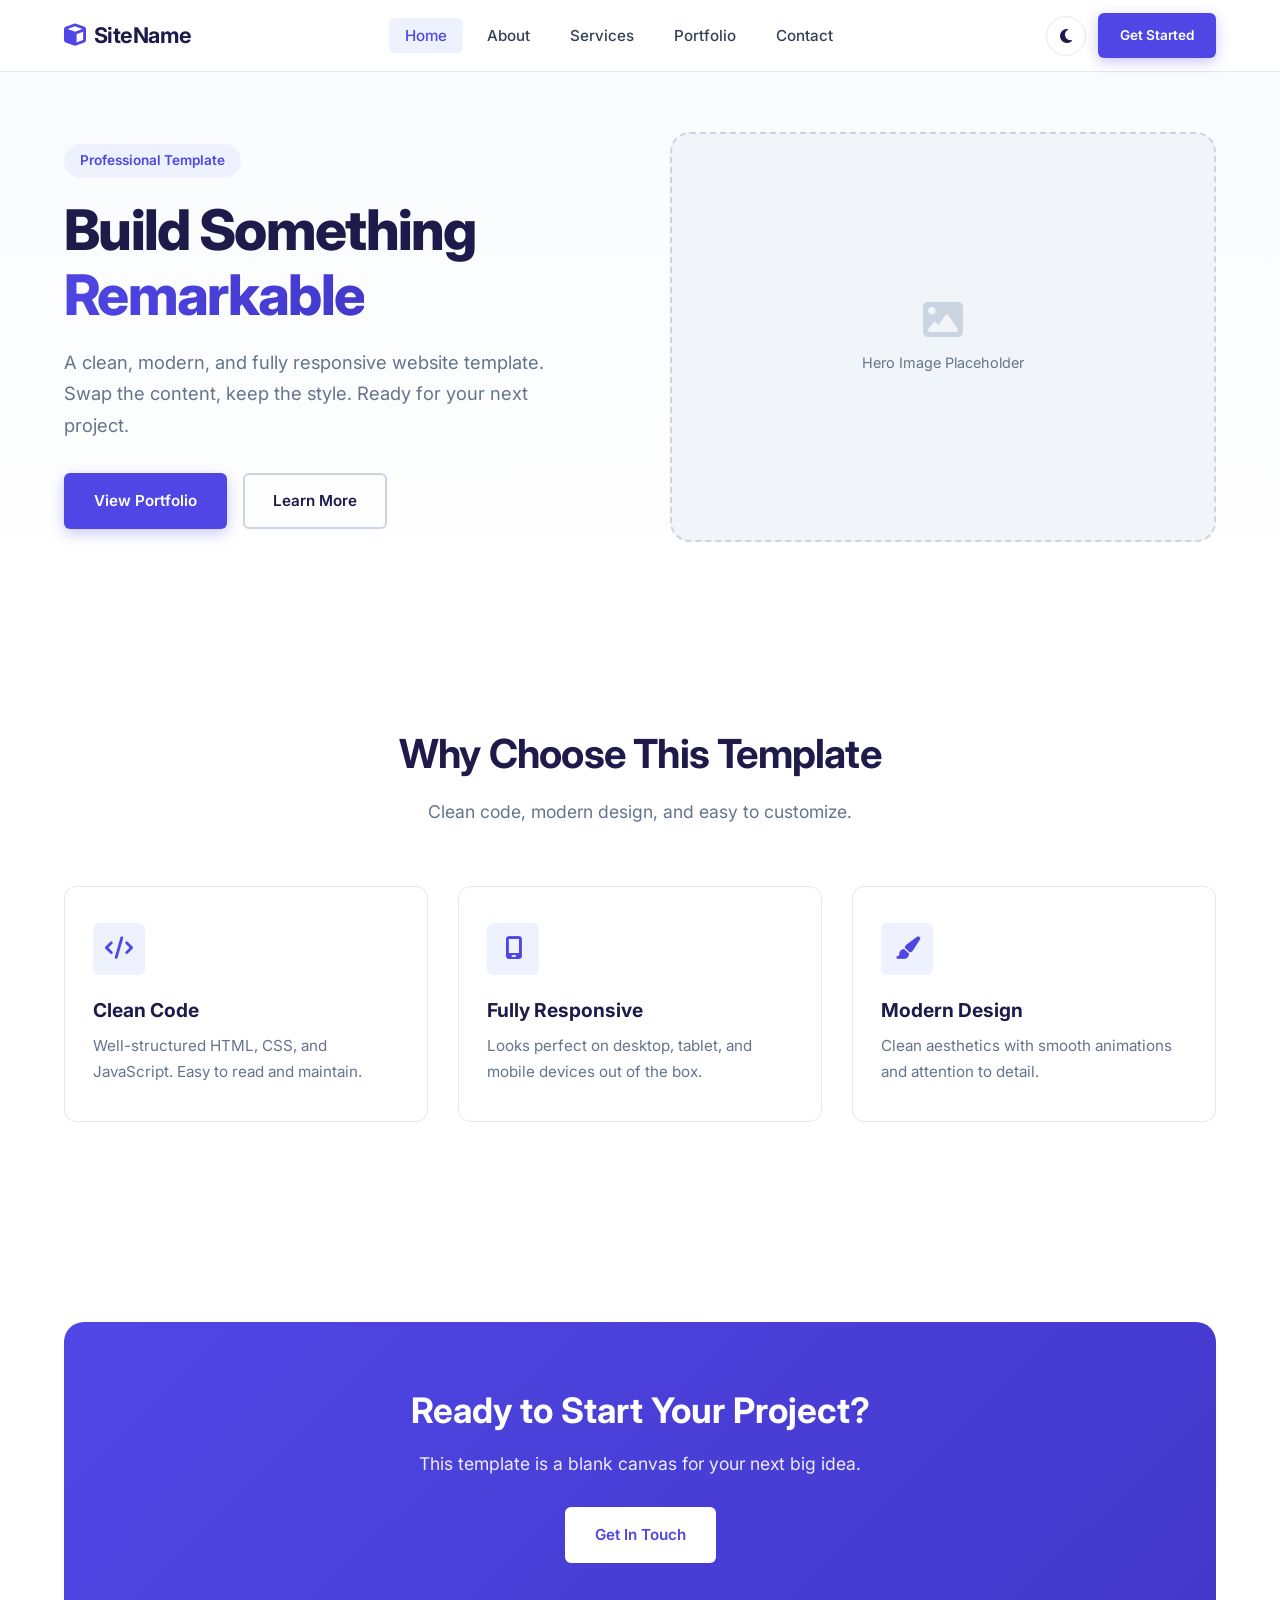
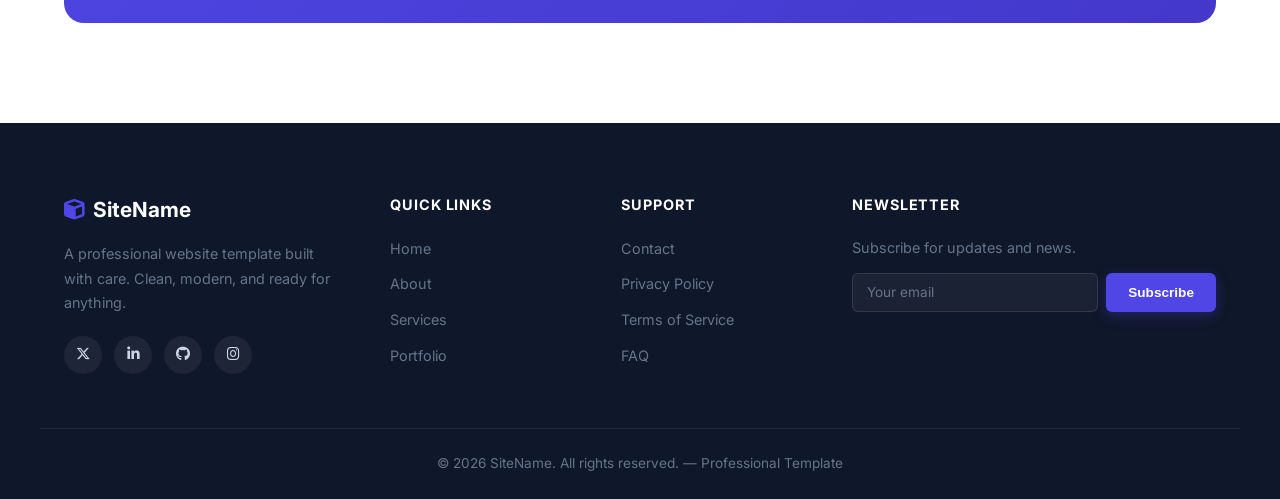
<file: index.html>
<!DOCTYPE html>
<html lang="en">
<head>
    <meta charset="UTF-8">
    <meta name="viewport" content="width=device-width, initial-scale=1.0">
    <meta name="description" content="Professional website template - Clean, modern, and responsive design">
    <title>SiteName — Professional Template</title>
    <link rel="stylesheet" href="assets/css/style.css">
    <link rel="stylesheet" href="https://cdnjs.cloudflare.com/ajax/libs/font-awesome/6.5.1/css/all.min.css">
    <link rel="preconnect" href="https://fonts.googleapis.com">
    <link rel="preconnect" href="https://fonts.gstatic.com" crossorigin>
    <link href="https://fonts.googleapis.com/css2?family=Inter:opsz,wght@14..32,400;14..32,500;14..32,600;14..32,700&display=swap" rel="stylesheet">
</head>
<body>
    <!-- Preloader -->
    <div class="preloader" id="preloader">
        <div class="preloader__spinner">
            <i class="fa-solid fa-cube"></i>
        </div>
    </div>

    <!-- Header -->
    <header class="header" id="header">
        <div class="container header__container">
            <a href="index.html" class="header__logo">
                <i class="fa-solid fa-cube"></i> SiteName
            </a>
            <nav class="header__nav" id="nav-menu">
                <ul class="header__list">
                    <li><a href="index.html" class="header__link active">Home</a></li>
                    <li><a href="about.html" class="header__link">About</a></li>
                    <li><a href="services.html" class="header__link">Services</a></li>
                    <li><a href="portfolio.html" class="header__link">Portfolio</a></li>
                    <li><a href="contact.html" class="header__link">Contact</a></li>
                </ul>
            </nav>
            <div class="header__actions">
                <button class="theme-toggle" id="theme-toggle" aria-label="Toggle dark mode">
                    <i class="fa-solid fa-moon"></i>
                </button>
                <a href="contact.html" class="btn btn--primary btn--sm">Get Started</a>
                <button class="header__toggle" id="nav-toggle" aria-label="Toggle menu">
                    <i class="fa-solid fa-bars"></i>
                </button>
            </div>
        </div>
    </header>

    <main>
        <section class="hero">
            <div class="container">
                <div class="hero__content reveal">
                    <span class="hero__badge">Professional Template</span>
                    <h1 class="hero__title">Build Something <span class="text-gradient">Remarkable</span></h1>
                    <p class="hero__description">A clean, modern, and fully responsive website template. Swap the content, keep the style. Ready for your next project.</p>
                    <div class="hero__buttons">
                        <a href="portfolio.html" class="btn btn--primary">View Portfolio</a>
                        <a href="about.html" class="btn btn--outline">Learn More</a>
                    </div>
                </div>
                <div class="hero__image reveal">
                    <div class="hero__placeholder">
                        <i class="fa-solid fa-image"></i>
                        <span>Hero Image Placeholder</span>
                    </div>
                </div>
            </div>
        </section>

        <section class="features section">
            <div class="container">
                <div class="section__header reveal">
                    <h2 class="section__title">Why Choose This Template</h2>
                    <p class="section__subtitle">Clean code, modern design, and easy to customize.</p>
                </div>
                <div class="features__grid">
                    <div class="feature-card reveal reveal-delay-1">
                        <div class="feature-card__icon"><i class="fa-solid fa-code"></i></div>
                        <h3 class="feature-card__title">Clean Code</h3>
                        <p class="feature-card__text">Well-structured HTML, CSS, and JavaScript. Easy to read and maintain.</p>
                    </div>
                    <div class="feature-card reveal reveal-delay-2">
                        <div class="feature-card__icon"><i class="fa-solid fa-mobile-screen"></i></div>
                        <h3 class="feature-card__title">Fully Responsive</h3>
                        <p class="feature-card__text">Looks perfect on desktop, tablet, and mobile devices out of the box.</p>
                    </div>
                    <div class="feature-card reveal reveal-delay-3">
                        <div class="feature-card__icon"><i class="fa-solid fa-paint-brush"></i></div>
                        <h3 class="feature-card__title">Modern Design</h3>
                        <p class="feature-card__text">Clean aesthetics with smooth animations and attention to detail.</p>
                    </div>
                </div>
            </div>
        </section>

        <section class="cta section">
            <div class="container reveal">
                <div class="cta__card">
                    <h2 class="cta__title">Ready to Start Your Project?</h2>
                    <p class="cta__text">This template is a blank canvas for your next big idea.</p>
                    <a href="contact.html" class="btn btn--primary">Get In Touch</a>
                </div>
            </div>
        </section>
    </main>

    <footer class="footer">
        <div class="container footer__container">
            <div class="footer__brand">
                <a href="index.html" class="footer__logo"><i class="fa-solid fa-cube"></i> SiteName</a>
                <p class="footer__description">A professional website template built with care. Clean, modern, and ready for anything.</p>
                <div class="footer__social">
                    <a href="#" aria-label="Twitter"><i class="fa-brands fa-x-twitter"></i></a>
                    <a href="#" aria-label="LinkedIn"><i class="fa-brands fa-linkedin-in"></i></a>
                    <a href="#" aria-label="GitHub"><i class="fa-brands fa-github"></i></a>
                    <a href="#" aria-label="Instagram"><i class="fa-brands fa-instagram"></i></a>
                </div>
            </div>
            <div class="footer__links">
                <h4 class="footer__heading">Quick Links</h4>
                <ul>
                    <li><a href="index.html">Home</a></li>
                    <li><a href="about.html">About</a></li>
                    <li><a href="services.html">Services</a></li>
                    <li><a href="portfolio.html">Portfolio</a></li>
                </ul>
            </div>
            <div class="footer__links">
                <h4 class="footer__heading">Support</h4>
                <ul>
                    <li><a href="contact.html">Contact</a></li>
                    <li><a href="#">Privacy Policy</a></li>
                    <li><a href="#">Terms of Service</a></li>
                    <li><a href="#">FAQ</a></li>
                </ul>
            </div>
            <div class="footer__newsletter">
                <h4 class="footer__heading">Newsletter</h4>
                <p>Subscribe for updates and news.</p>
                <form class="footer__form" id="newsletter-form">
                    <input type="email" placeholder="Your email" required>
                    <button type="submit" class="btn btn--primary btn--sm">Subscribe</button>
                </form>
            </div>
        </div>
        <div class="footer__bottom">
            <div class="container">
                <p>&copy; 2026 SiteName. All rights reserved. — Professional Template</p>
            </div>
        </div>
    </footer>

    <button class="scroll-top" id="scroll-top" aria-label="Scroll to top">
        <i class="fa-solid fa-arrow-up"></i>
    </button>

    <script src="assets/js/main.js"></script>
</body>
</html>
</file>
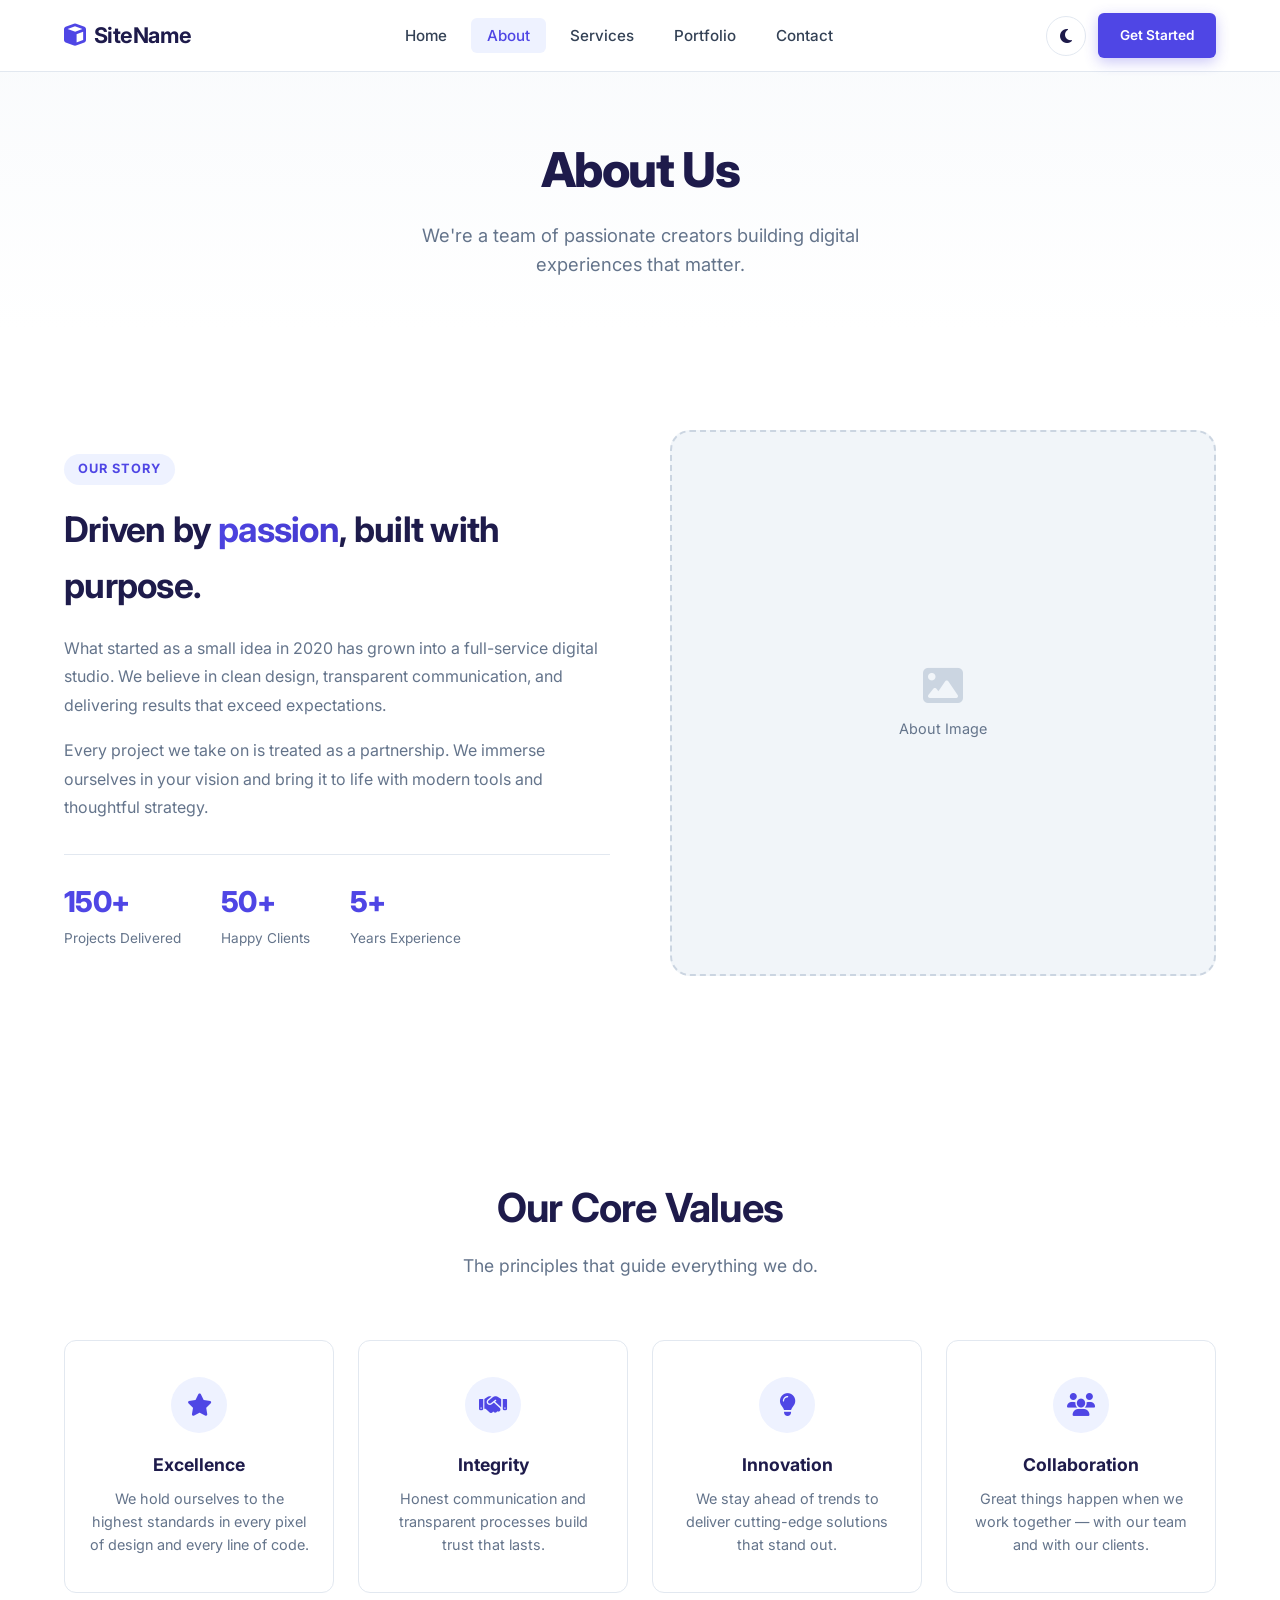
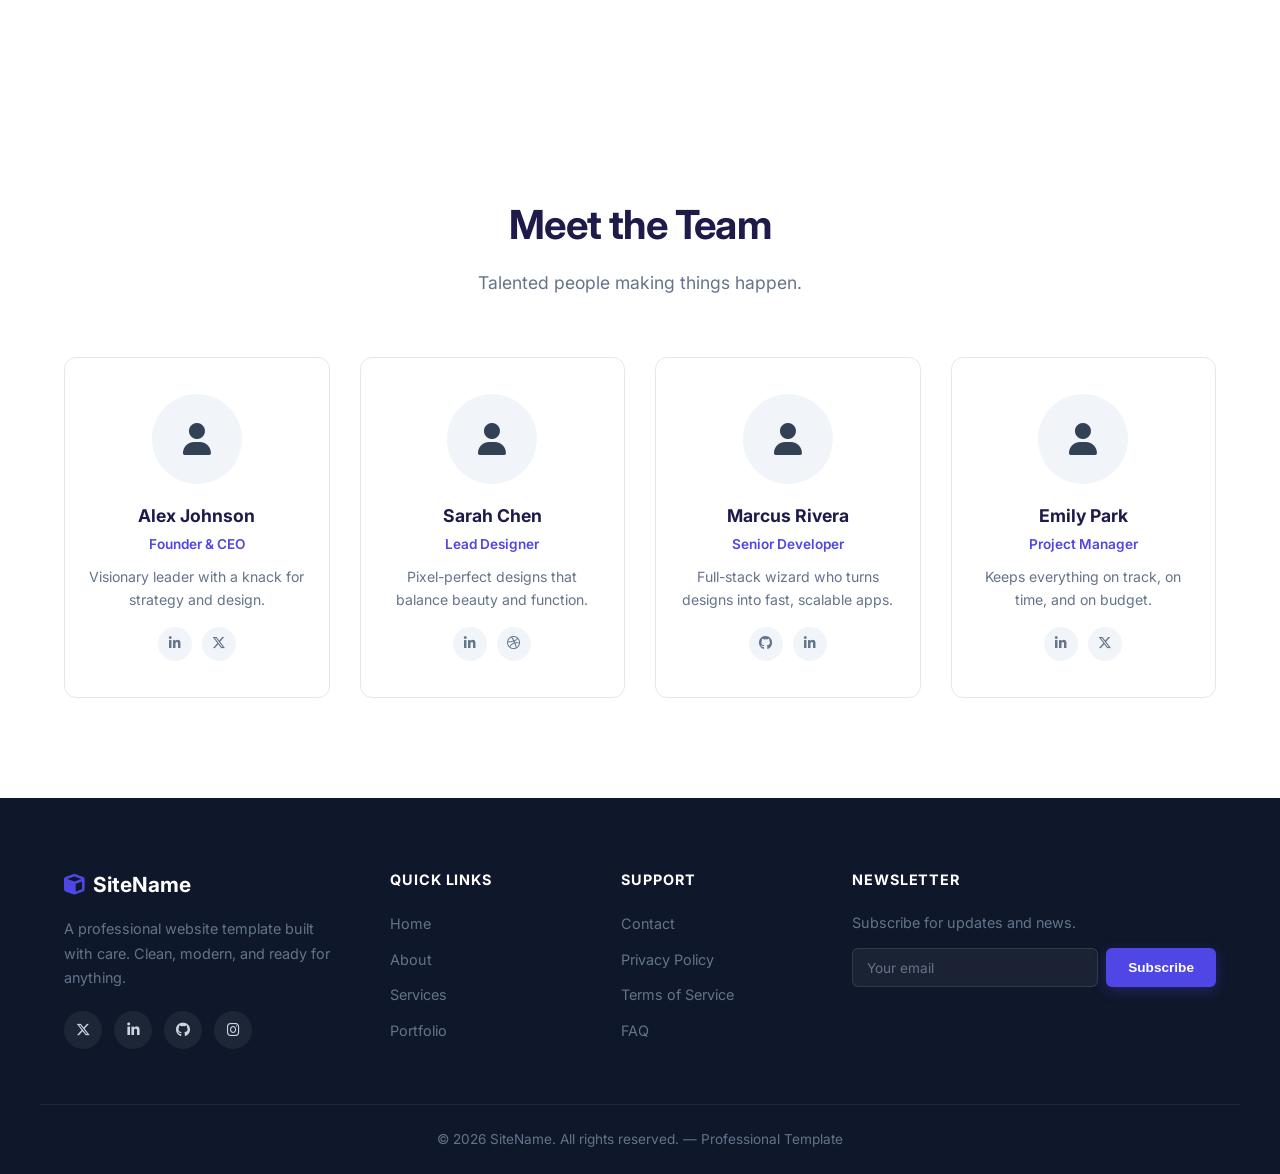
<file: about.html>
<!DOCTYPE html>
<html lang="en">
<head>
    <meta charset="UTF-8">
    <meta name="viewport" content="width=device-width, initial-scale=1.0">
    <meta name="description" content="About Us — Learn more about our story and team">
    <title>About — SiteName</title>
    <link rel="stylesheet" href="assets/css/style.css">
    <link rel="stylesheet" href="https://cdnjs.cloudflare.com/ajax/libs/font-awesome/6.5.1/css/all.min.css">
    <link rel="preconnect" href="https://fonts.googleapis.com">
    <link rel="preconnect" href="https://fonts.gstatic.com" crossorigin>
    <link href="https://fonts.googleapis.com/css2?family=Inter:opsz,wght@14..32,400;14..32,500;14..32,600;14..32,700&display=swap" rel="stylesheet">
</head>
<body>
    <!-- Preloader -->
    <div class="preloader" id="preloader">
        <div class="preloader__spinner"><i class="fa-solid fa-cube"></i></div>
    </div>

    <header class="header" id="header">
        <div class="container header__container">
            <a href="index.html" class="header__logo"><i class="fa-solid fa-cube"></i> SiteName</a>
            <nav class="header__nav" id="nav-menu">
                <ul class="header__list">
                    <li><a href="index.html" class="header__link">Home</a></li>
                    <li><a href="about.html" class="header__link active">About</a></li>
                    <li><a href="services.html" class="header__link">Services</a></li>
                    <li><a href="portfolio.html" class="header__link">Portfolio</a></li>
                    <li><a href="contact.html" class="header__link">Contact</a></li>
                </ul>
            </nav>
            <div class="header__actions">
                <button class="theme-toggle" id="theme-toggle" aria-label="Toggle dark mode"><i class="fa-solid fa-moon"></i></button>
                <a href="contact.html" class="btn btn--primary btn--sm">Get Started</a>
                <button class="header__toggle" id="nav-toggle" aria-label="Toggle menu"><i class="fa-solid fa-bars"></i></button>
            </div>
        </div>
    </header>

    <main>
        <section class="page-header">
            <div class="container">
                <h1 class="page-header__title reveal">About Us</h1>
                <p class="page-header__subtitle reveal">We're a team of passionate creators building digital experiences that matter.</p>
            </div>
        </section>

        <section class="story section">
            <div class="container">
                <div class="story__grid">
                    <div class="story__content reveal">
                        <span class="story__label">Our Story</span>
                        <h2 class="story__title">Driven by <span class="text-gradient">passion</span>, built with purpose.</h2>
                        <p class="story__text">What started as a small idea in 2020 has grown into a full-service digital studio. We believe in clean design, transparent communication, and delivering results that exceed expectations.</p>
                        <p class="story__text">Every project we take on is treated as a partnership. We immerse ourselves in your vision and bring it to life with modern tools and thoughtful strategy.</p>
                        <div class="story__stats">
                            <div class="stat"><span class="stat__number">150+</span><span class="stat__label">Projects Delivered</span></div>
                            <div class="stat"><span class="stat__number">50+</span><span class="stat__label">Happy Clients</span></div>
                            <div class="stat"><span class="stat__number">5+</span><span class="stat__label">Years Experience</span></div>
                        </div>
                    </div>
                    <div class="story__image reveal">
                        <div class="story__placeholder"><i class="fa-solid fa-image"></i><span>About Image</span></div>
                    </div>
                </div>
            </div>
        </section>

        <section class="values section">
            <div class="container">
                <div class="section__header reveal">
                    <h2 class="section__title">Our Core Values</h2>
                    <p class="section__subtitle">The principles that guide everything we do.</p>
                </div>
                <div class="values__grid">
                    <div class="value-card reveal reveal-delay-1"><div class="value-card__icon"><i class="fa-solid fa-star"></i></div><h3>Excellence</h3><p>We hold ourselves to the highest standards in every pixel of design and every line of code.</p></div>
                    <div class="value-card reveal reveal-delay-2"><div class="value-card__icon"><i class="fa-solid fa-handshake"></i></div><h3>Integrity</h3><p>Honest communication and transparent processes build trust that lasts.</p></div>
                    <div class="value-card reveal reveal-delay-3"><div class="value-card__icon"><i class="fa-solid fa-lightbulb"></i></div><h3>Innovation</h3><p>We stay ahead of trends to deliver cutting-edge solutions that stand out.</p></div>
                    <div class="value-card reveal reveal-delay-4"><div class="value-card__icon"><i class="fa-solid fa-users"></i></div><h3>Collaboration</h3><p>Great things happen when we work together — with our team and with our clients.</p></div>
                </div>
            </div>
        </section>

        <section class="team section">
            <div class="container">
                <div class="section__header reveal">
                    <h2 class="section__title">Meet the Team</h2>
                    <p class="section__subtitle">Talented people making things happen.</p>
                </div>
                <div class="team__grid">
                    <div class="team-card reveal reveal-delay-1">
                        <div class="team-card__avatar"><i class="fa-solid fa-user"></i></div>
                        <h3 class="team-card__name">Alex Johnson</h3><span class="team-card__role">Founder & CEO</span>
                        <p class="team-card__bio">Visionary leader with a knack for strategy and design.</p>
                        <div class="team-card__social"><a href="#"><i class="fa-brands fa-linkedin-in"></i></a><a href="#"><i class="fa-brands fa-x-twitter"></i></a></div>
                    </div>
                    <div class="team-card reveal reveal-delay-2">
                        <div class="team-card__avatar"><i class="fa-solid fa-user"></i></div>
                        <h3 class="team-card__name">Sarah Chen</h3><span class="team-card__role">Lead Designer</span>
                        <p class="team-card__bio">Pixel-perfect designs that balance beauty and function.</p>
                        <div class="team-card__social"><a href="#"><i class="fa-brands fa-linkedin-in"></i></a><a href="#"><i class="fa-brands fa-dribbble"></i></a></div>
                    </div>
                    <div class="team-card reveal reveal-delay-3">
                        <div class="team-card__avatar"><i class="fa-solid fa-user"></i></div>
                        <h3 class="team-card__name">Marcus Rivera</h3><span class="team-card__role">Senior Developer</span>
                        <p class="team-card__bio">Full-stack wizard who turns designs into fast, scalable apps.</p>
                        <div class="team-card__social"><a href="#"><i class="fa-brands fa-github"></i></a><a href="#"><i class="fa-brands fa-linkedin-in"></i></a></div>
                    </div>
                    <div class="team-card reveal reveal-delay-4">
                        <div class="team-card__avatar"><i class="fa-solid fa-user"></i></div>
                        <h3 class="team-card__name">Emily Park</h3><span class="team-card__role">Project Manager</span>
                        <p class="team-card__bio">Keeps everything on track, on time, and on budget.</p>
                        <div class="team-card__social"><a href="#"><i class="fa-brands fa-linkedin-in"></i></a><a href="#"><i class="fa-brands fa-x-twitter"></i></a></div>
                    </div>
                </div>
            </div>
        </section>
    </main>

    <footer class="footer">
        <div class="container footer__container">
            <div class="footer__brand">
                <a href="index.html" class="footer__logo"><i class="fa-solid fa-cube"></i> SiteName</a>
                <p class="footer__description">A professional website template built with care. Clean, modern, and ready for anything.</p>
                <div class="footer__social">
                    <a href="#" aria-label="Twitter"><i class="fa-brands fa-x-twitter"></i></a>
                    <a href="#" aria-label="LinkedIn"><i class="fa-brands fa-linkedin-in"></i></a>
                    <a href="#" aria-label="GitHub"><i class="fa-brands fa-github"></i></a>
                    <a href="#" aria-label="Instagram"><i class="fa-brands fa-instagram"></i></a>
                </div>
            </div>
            <div class="footer__links"><h4 class="footer__heading">Quick Links</h4><ul><li><a href="index.html">Home</a></li><li><a href="about.html">About</a></li><li><a href="services.html">Services</a></li><li><a href="portfolio.html">Portfolio</a></li></ul></div>
            <div class="footer__links"><h4 class="footer__heading">Support</h4><ul><li><a href="contact.html">Contact</a></li><li><a href="#">Privacy Policy</a></li><li><a href="#">Terms of Service</a></li><li><a href="#">FAQ</a></li></ul></div>
            <div class="footer__newsletter"><h4 class="footer__heading">Newsletter</h4><p>Subscribe for updates and news.</p><form class="footer__form" id="newsletter-form"><input type="email" placeholder="Your email" required><button type="submit" class="btn btn--primary btn--sm">Subscribe</button></form></div>
        </div>
        <div class="footer__bottom"><div class="container"><p>&copy; 2026 SiteName. All rights reserved. — Professional Template</p></div></div>
    </footer>

    <button class="scroll-top" id="scroll-top" aria-label="Scroll to top"><i class="fa-solid fa-arrow-up"></i></button>
    <script src="assets/js/main.js"></script>
</body>
</html>
</file>
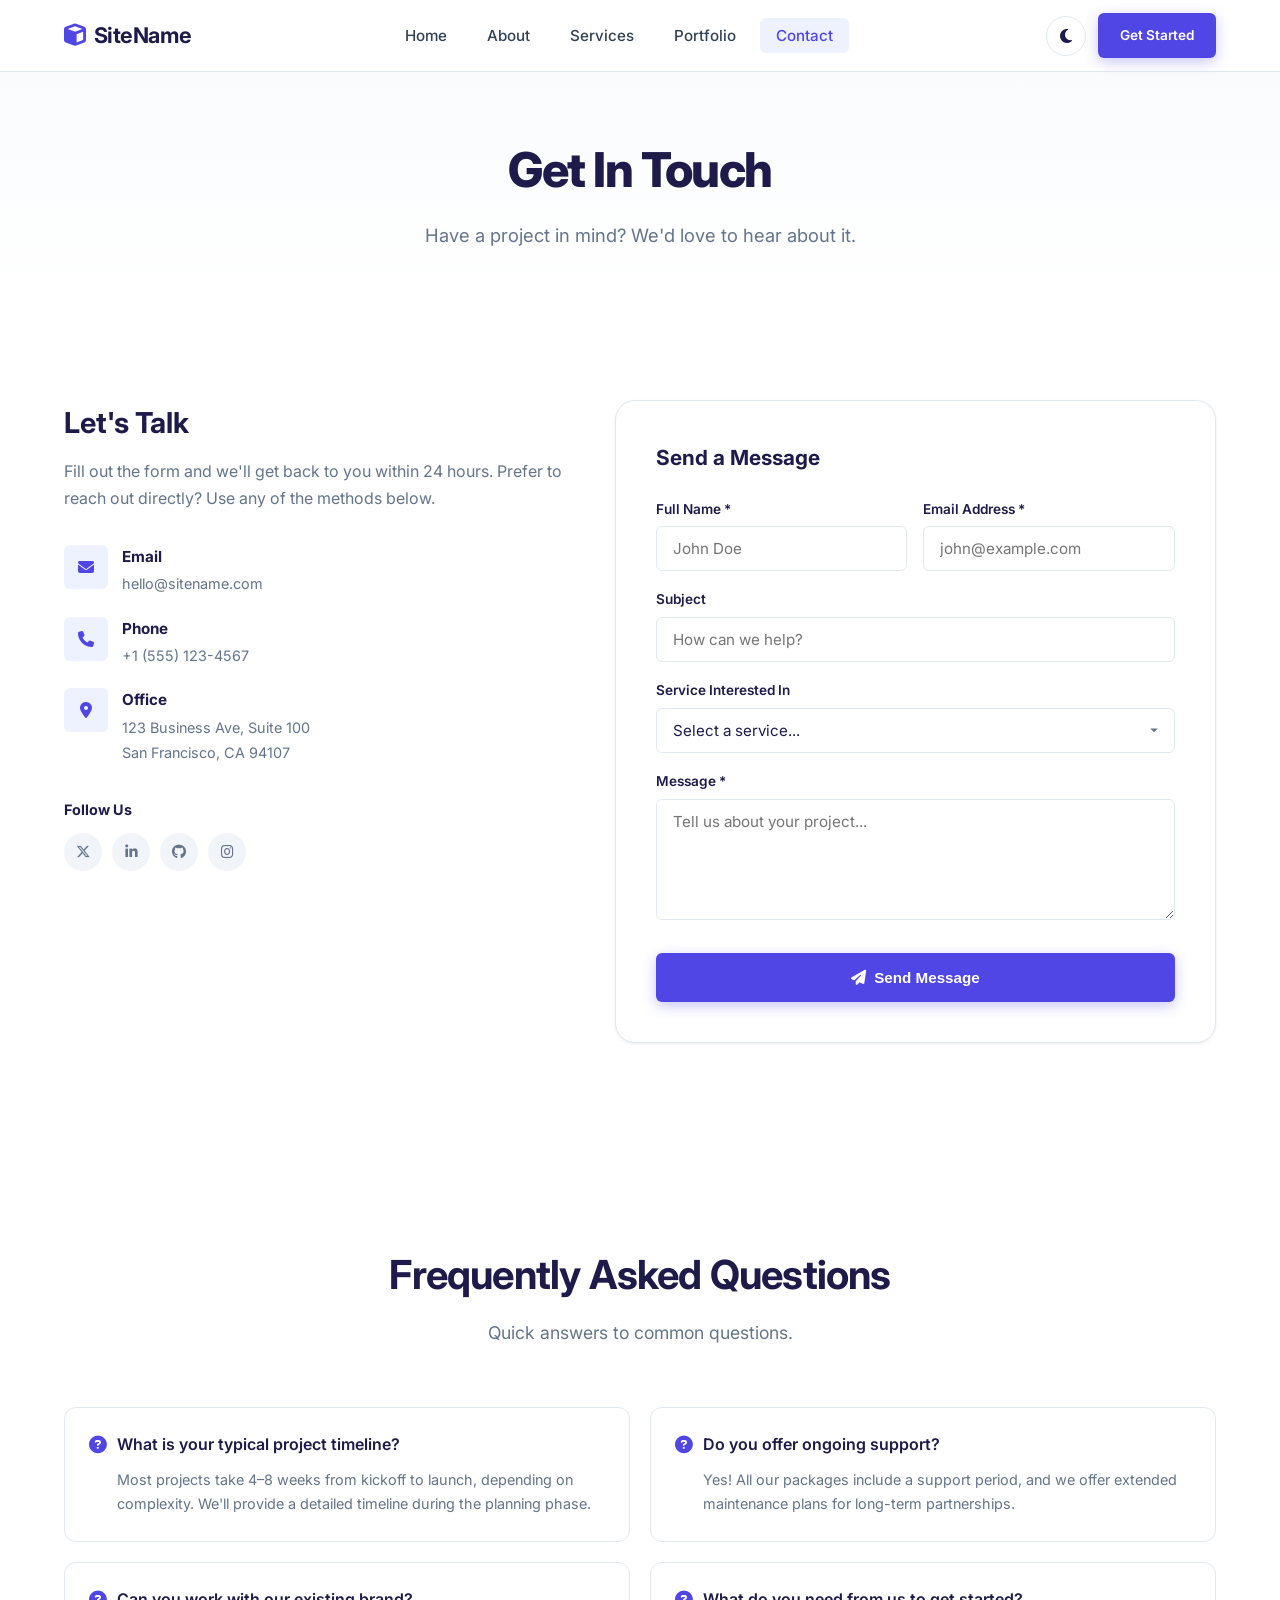
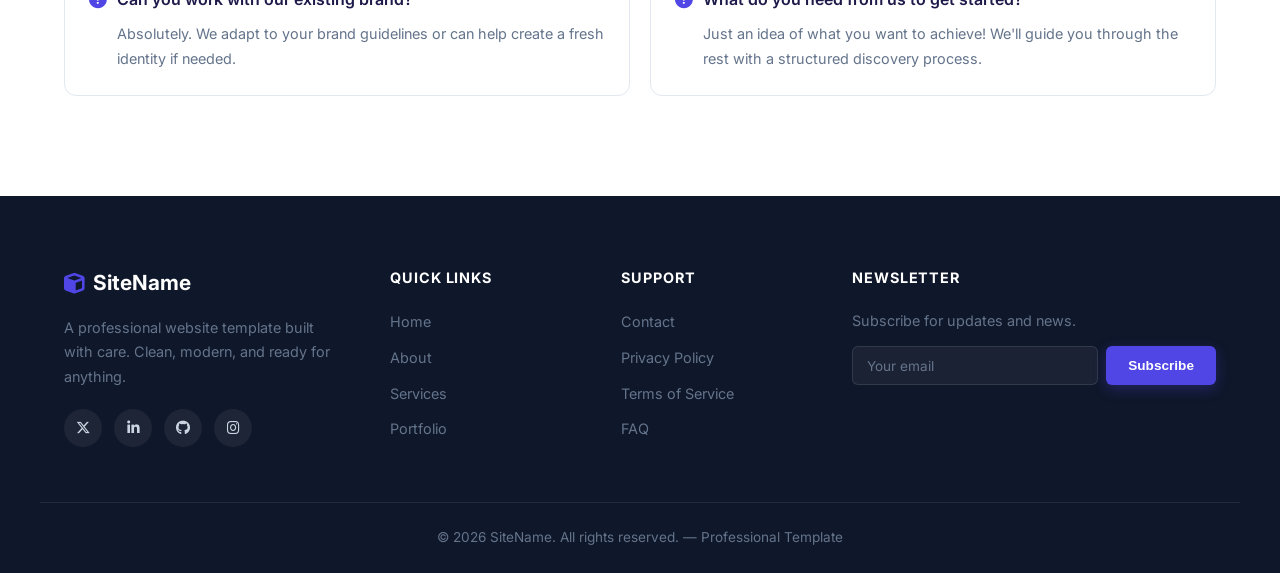
<file: contact.html>
<!DOCTYPE html>
<html lang="en">
<head>
    <meta charset="UTF-8">
    <meta name="viewport" content="width=device-width, initial-scale=1.0">
    <meta name="description" content="Contact Us — Get in touch and let's start a conversation">
    <title>Contact — SiteName</title>
    <link rel="stylesheet" href="assets/css/style.css">
    <link rel="stylesheet" href="https://cdnjs.cloudflare.com/ajax/libs/font-awesome/6.5.1/css/all.min.css">
    <link rel="preconnect" href="https://fonts.googleapis.com">
    <link rel="preconnect" href="https://fonts.gstatic.com" crossorigin>
    <link href="https://fonts.googleapis.com/css2?family=Inter:opsz,wght@14..32,400;14..32,500;14..32,600;14..32,700&display=swap" rel="stylesheet">
</head>
<body>
    <div class="preloader" id="preloader"><div class="preloader__spinner"><i class="fa-solid fa-cube"></i></div></div>

    <header class="header" id="header">
        <div class="container header__container">
            <a href="index.html" class="header__logo"><i class="fa-solid fa-cube"></i> SiteName</a>
            <nav class="header__nav" id="nav-menu">
                <ul class="header__list">
                    <li><a href="index.html" class="header__link">Home</a></li>
                    <li><a href="about.html" class="header__link">About</a></li>
                    <li><a href="services.html" class="header__link">Services</a></li>
                    <li><a href="portfolio.html" class="header__link">Portfolio</a></li>
                    <li><a href="contact.html" class="header__link active">Contact</a></li>
                </ul>
            </nav>
            <div class="header__actions">
                <button class="theme-toggle" id="theme-toggle" aria-label="Toggle dark mode"><i class="fa-solid fa-moon"></i></button>
                <a href="contact.html" class="btn btn--primary btn--sm">Get Started</a>
                <button class="header__toggle" id="nav-toggle" aria-label="Toggle menu"><i class="fa-solid fa-bars"></i></button>
            </div>
        </div>
    </header>

    <main>
        <section class="page-header"><div class="container"><h1 class="page-header__title reveal">Get In Touch</h1><p class="page-header__subtitle reveal">Have a project in mind? We'd love to hear about it.</p></div></section>

        <section class="contact section">
            <div class="container">
                <div class="contact__grid">
                    <div class="contact__info reveal">
                        <h2 class="contact__heading">Let's Talk</h2>
                        <p class="contact__text">Fill out the form and we'll get back to you within 24 hours. Prefer to reach out directly? Use any of the methods below.</p>
                        <div class="contact__methods">
                            <div class="contact-method"><div class="contact-method__icon"><i class="fa-solid fa-envelope"></i></div><div><h4>Email</h4><a href="mailto:hello@sitename.com">hello@sitename.com</a></div></div>
                            <div class="contact-method"><div class="contact-method__icon"><i class="fa-solid fa-phone"></i></div><div><h4>Phone</h4><a href="tel:+15551234567">+1 (555) 123-4567</a></div></div>
                            <div class="contact-method"><div class="contact-method__icon"><i class="fa-solid fa-location-dot"></i></div><div><h4>Office</h4><span>123 Business Ave, Suite 100<br>San Francisco, CA 94107</span></div></div>
                        </div>
                        <div class="contact__social"><h4>Follow Us</h4><div class="contact__social-links"><a href="#" aria-label="Twitter"><i class="fa-brands fa-x-twitter"></i></a><a href="#" aria-label="LinkedIn"><i class="fa-brands fa-linkedin-in"></i></a><a href="#" aria-label="GitHub"><i class="fa-brands fa-github"></i></a><a href="#" aria-label="Instagram"><i class="fa-brands fa-instagram"></i></a></div></div>
                    </div>
                    <div class="contact__form-wrapper reveal">
                        <form class="contact-form" id="contact-form">
                            <h3 class="contact-form__title">Send a Message</h3>
                            <div class="contact-form__row">
                                <div class="contact-form__group"><label for="name">Full Name *</label><input type="text" id="name" name="name" placeholder="John Doe" required></div>
                                <div class="contact-form__group"><label for="email">Email Address *</label><input type="email" id="email" name="email" placeholder="john@example.com" required></div>
                            </div>
                            <div class="contact-form__group"><label for="subject">Subject</label><input type="text" id="subject" name="subject" placeholder="How can we help?"></div>
                            <div class="contact-form__group"><label for="service">Service Interested In</label><select id="service" name="service"><option value="">Select a service...</option><option value="web">Web Development</option><option value="app">Mobile App Development</option><option value="design">UI/UX Design</option><option value="seo">SEO & Marketing</option><option value="other">Other</option></select></div>
                            <div class="contact-form__group"><label for="message">Message *</label><textarea id="message" name="message" rows="5" placeholder="Tell us about your project..." required></textarea></div>
                            <button type="submit" class="btn btn--primary contact-form__submit"><i class="fa-solid fa-paper-plane"></i> Send Message</button>
                        </form>
                    </div>
                </div>
            </div>
        </section>

        <section class="faq section">
            <div class="container">
                <div class="section__header reveal"><h2 class="section__title">Frequently Asked Questions</h2><p class="section__subtitle">Quick answers to common questions.</p></div>
                <div class="faq__grid">
                    <div class="faq-item reveal"><h3 class="faq-item__question"><i class="fa-solid fa-circle-question"></i> What is your typical project timeline?</h3><p class="faq-item__answer">Most projects take 4–8 weeks from kickoff to launch, depending on complexity. We'll provide a detailed timeline during the planning phase.</p></div>
                    <div class="faq-item reveal"><h3 class="faq-item__question"><i class="fa-solid fa-circle-question"></i> Do you offer ongoing support?</h3><p class="faq-item__answer">Yes! All our packages include a support period, and we offer extended maintenance plans for long-term partnerships.</p></div>
                    <div class="faq-item reveal"><h3 class="faq-item__question"><i class="fa-solid fa-circle-question"></i> Can you work with our existing brand?</h3><p class="faq-item__answer">Absolutely. We adapt to your brand guidelines or can help create a fresh identity if needed.</p></div>
                    <div class="faq-item reveal"><h3 class="faq-item__question"><i class="fa-solid fa-circle-question"></i> What do you need from us to get started?</h3><p class="faq-item__answer">Just an idea of what you want to achieve! We'll guide you through the rest with a structured discovery process.</p></div>
                </div>
            </div>
        </section>
    </main>

    <footer class="footer">
        <div class="container footer__container">
            <div class="footer__brand"><a href="index.html" class="footer__logo"><i class="fa-solid fa-cube"></i> SiteName</a><p class="footer__description">A professional website template built with care. Clean, modern, and ready for anything.</p><div class="footer__social"><a href="#" aria-label="Twitter"><i class="fa-brands fa-x-twitter"></i></a><a href="#" aria-label="LinkedIn"><i class="fa-brands fa-linkedin-in"></i></a><a href="#" aria-label="GitHub"><i class="fa-brands fa-github"></i></a><a href="#" aria-label="Instagram"><i class="fa-brands fa-instagram"></i></a></div></div>
            <div class="footer__links"><h4 class="footer__heading">Quick Links</h4><ul><li><a href="index.html">Home</a></li><li><a href="about.html">About</a></li><li><a href="services.html">Services</a></li><li><a href="portfolio.html">Portfolio</a></li></ul></div>
            <div class="footer__links"><h4 class="footer__heading">Support</h4><ul><li><a href="contact.html">Contact</a></li><li><a href="#">Privacy Policy</a></li><li><a href="#">Terms of Service</a></li><li><a href="#">FAQ</a></li></ul></div>
            <div class="footer__newsletter"><h4 class="footer__heading">Newsletter</h4><p>Subscribe for updates and news.</p><form class="footer__form" id="newsletter-form"><input type="email" placeholder="Your email" required><button type="submit" class="btn btn--primary btn--sm">Subscribe</button></form></div>
        </div>
        <div class="footer__bottom"><div class="container"><p>&copy; 2026 SiteName. All rights reserved. — Professional Template</p></div></div>
    </footer>

    <button class="scroll-top" id="scroll-top" aria-label="Scroll to top"><i class="fa-solid fa-arrow-up"></i></button>
    <script src="assets/js/main.js"></script>
</body>
</html>
</file>
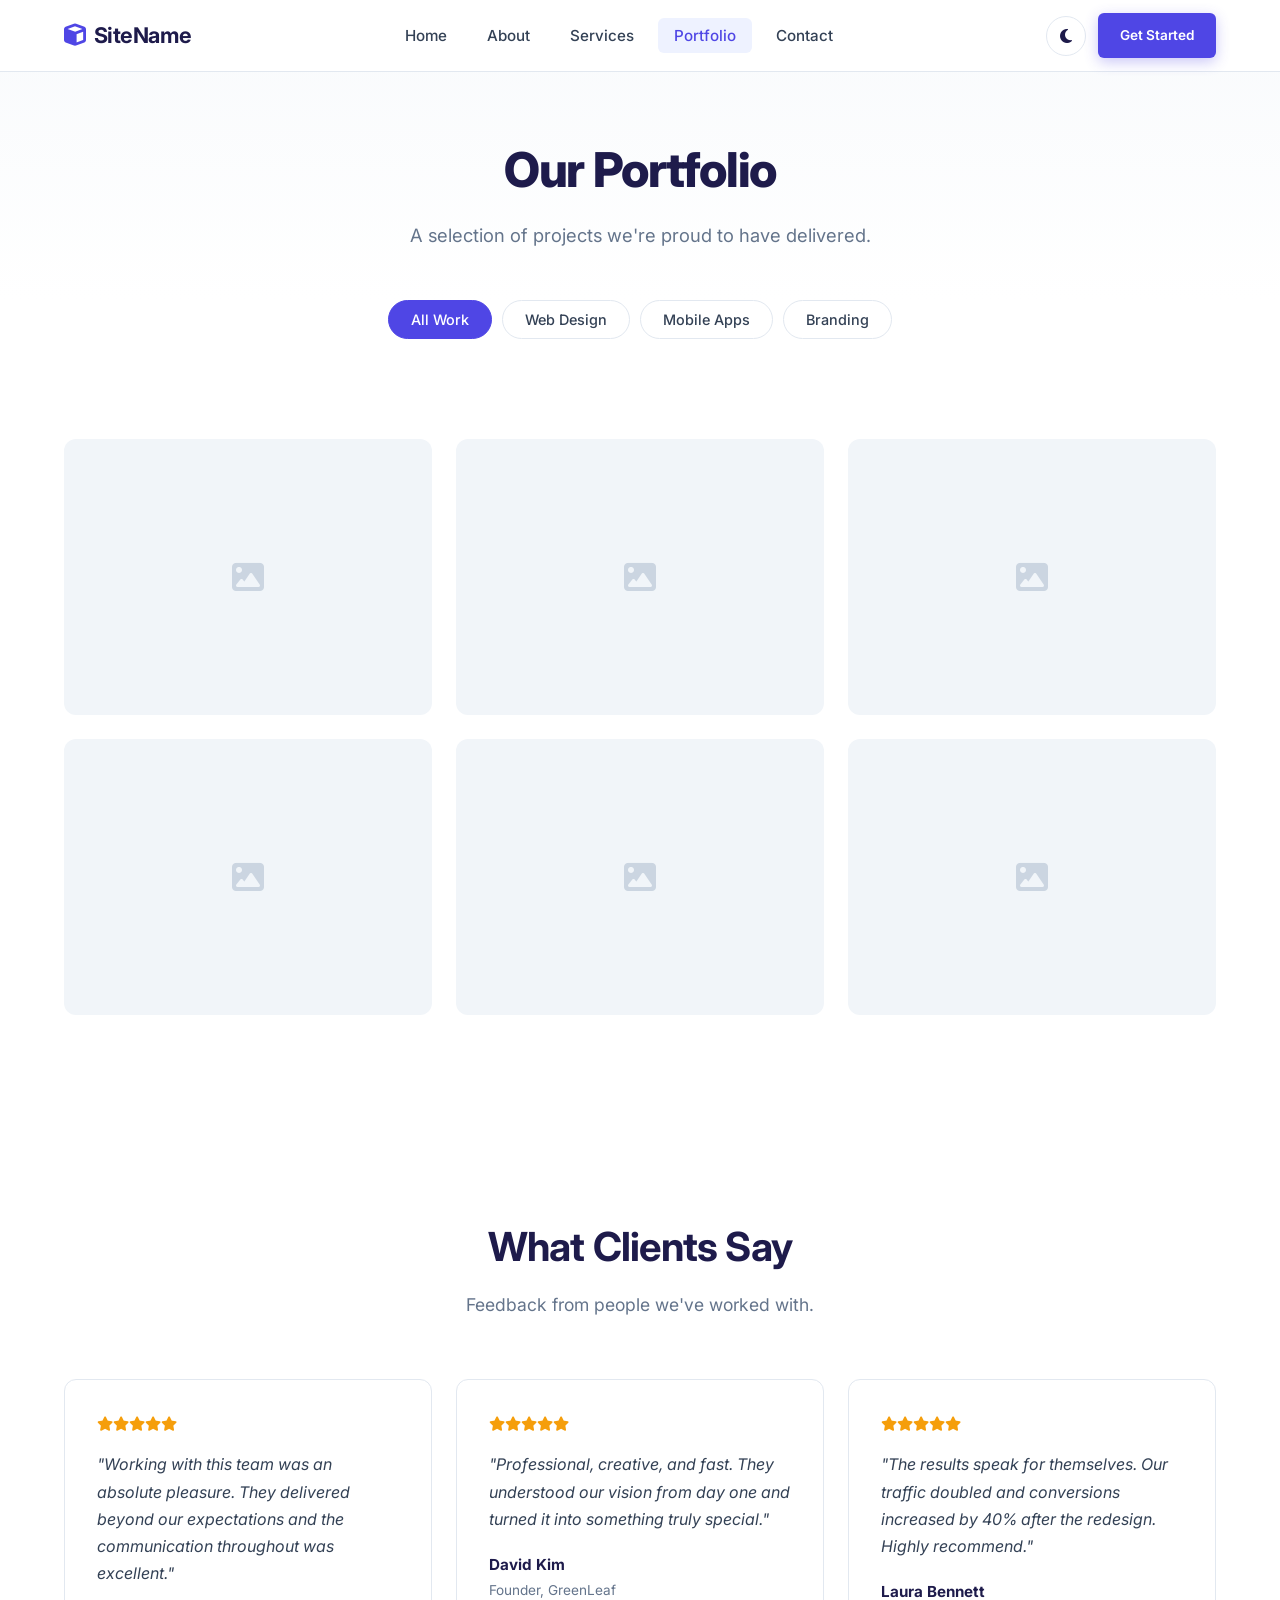
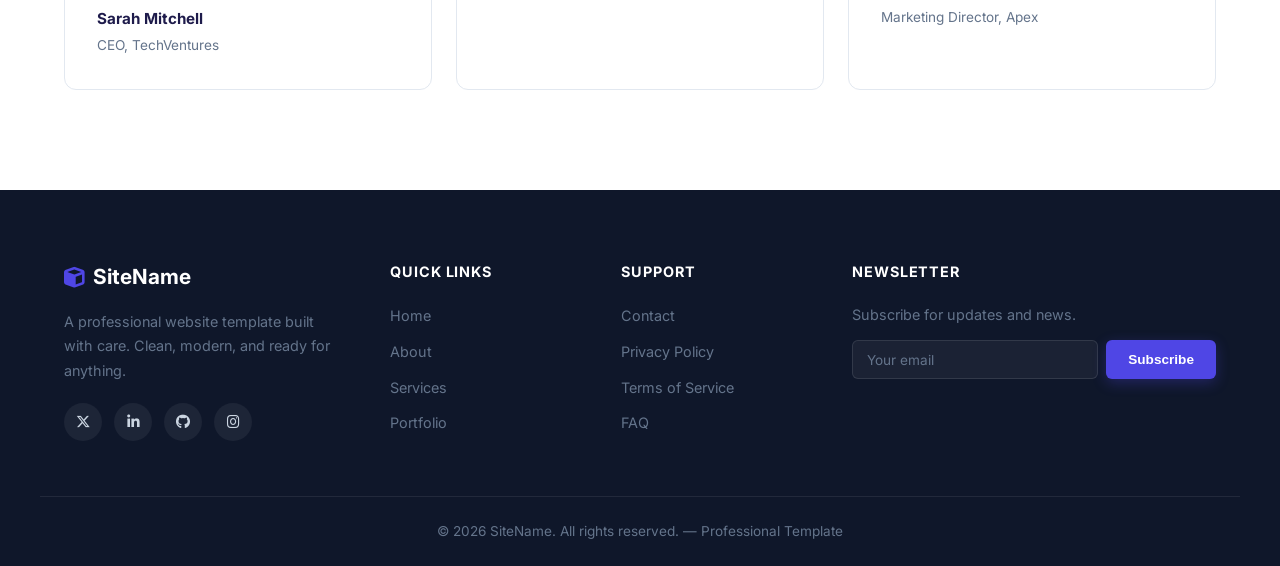
<file: portfolio.html>
<!DOCTYPE html>
<html lang="en">
<head>
    <meta charset="UTF-8">
    <meta name="viewport" content="width=device-width, initial-scale=1.0">
    <meta name="description" content="Portfolio — Showcase of our best work and case studies">
    <title>Portfolio — SiteName</title>
    <link rel="stylesheet" href="assets/css/style.css">
    <link rel="stylesheet" href="https://cdnjs.cloudflare.com/ajax/libs/font-awesome/6.5.1/css/all.min.css">
    <link rel="preconnect" href="https://fonts.googleapis.com">
    <link rel="preconnect" href="https://fonts.gstatic.com" crossorigin>
    <link href="https://fonts.googleapis.com/css2?family=Inter:opsz,wght@14..32,400;14..32,500;14..32,600;14..32,700&display=swap" rel="stylesheet">
</head>
<body>
    <div class="preloader" id="preloader"><div class="preloader__spinner"><i class="fa-solid fa-cube"></i></div></div>

    <header class="header" id="header">
        <div class="container header__container">
            <a href="index.html" class="header__logo"><i class="fa-solid fa-cube"></i> SiteName</a>
            <nav class="header__nav" id="nav-menu">
                <ul class="header__list">
                    <li><a href="index.html" class="header__link">Home</a></li>
                    <li><a href="about.html" class="header__link">About</a></li>
                    <li><a href="services.html" class="header__link">Services</a></li>
                    <li><a href="portfolio.html" class="header__link active">Portfolio</a></li>
                    <li><a href="contact.html" class="header__link">Contact</a></li>
                </ul>
            </nav>
            <div class="header__actions">
                <button class="theme-toggle" id="theme-toggle" aria-label="Toggle dark mode"><i class="fa-solid fa-moon"></i></button>
                <a href="contact.html" class="btn btn--primary btn--sm">Get Started</a>
                <button class="header__toggle" id="nav-toggle" aria-label="Toggle menu"><i class="fa-solid fa-bars"></i></button>
            </div>
        </div>
    </header>

    <main>
        <section class="page-header"><div class="container"><h1 class="page-header__title reveal">Our Portfolio</h1><p class="page-header__subtitle reveal">A selection of projects we're proud to have delivered.</p></div></section>
        <section class="portfolio-filter section"><div class="container"><div class="filter-tabs"><button class="filter-tab active" data-filter="all">All Work</button><button class="filter-tab" data-filter="web">Web Design</button><button class="filter-tab" data-filter="app">Mobile Apps</button><button class="filter-tab" data-filter="branding">Branding</button></div></div></section>
        <section class="portfolio-grid section">
            <div class="container">
                <div class="portfolio__items">
                    <article class="portfolio-item reveal" data-category="web"><div class="portfolio-item__image"><div class="portfolio-item__placeholder"><i class="fa-solid fa-image"></i></div><div class="portfolio-item__overlay"><span class="portfolio-item__category">Web Design</span><h3>E-Commerce Platform Redesign</h3><a href="#" class="portfolio-item__link">View Case Study <i class="fa-solid fa-arrow-right"></i></a></div></div></article>
                    <article class="portfolio-item reveal" data-category="app"><div class="portfolio-item__image"><div class="portfolio-item__placeholder"><i class="fa-solid fa-image"></i></div><div class="portfolio-item__overlay"><span class="portfolio-item__category">Mobile App</span><h3>Fitness Tracking App</h3><a href="#" class="portfolio-item__link">View Case Study <i class="fa-solid fa-arrow-right"></i></a></div></div></article>
                    <article class="portfolio-item reveal" data-category="branding"><div class="portfolio-item__image"><div class="portfolio-item__placeholder"><i class="fa-solid fa-image"></i></div><div class="portfolio-item__overlay"><span class="portfolio-item__category">Branding</span><h3>Startup Brand Identity</h3><a href="#" class="portfolio-item__link">View Case Study <i class="fa-solid fa-arrow-right"></i></a></div></div></article>
                    <article class="portfolio-item reveal" data-category="web"><div class="portfolio-item__image"><div class="portfolio-item__placeholder"><i class="fa-solid fa-image"></i></div><div class="portfolio-item__overlay"><span class="portfolio-item__category">Web Design</span><h3>SaaS Landing Page</h3><a href="#" class="portfolio-item__link">View Case Study <i class="fa-solid fa-arrow-right"></i></a></div></div></article>
                    <article class="portfolio-item reveal" data-category="app"><div class="portfolio-item__image"><div class="portfolio-item__placeholder"><i class="fa-solid fa-image"></i></div><div class="portfolio-item__overlay"><span class="portfolio-item__category">Mobile App</span><h3>Food Delivery App</h3><a href="#" class="portfolio-item__link">View Case Study <i class="fa-solid fa-arrow-right"></i></a></div></div></article>
                    <article class="portfolio-item reveal" data-category="branding"><div class="portfolio-item__image"><div class="portfolio-item__placeholder"><i class="fa-solid fa-image"></i></div><div class="portfolio-item__overlay"><span class="portfolio-item__category">Branding</span><h3>Corporate Rebrand</h3><a href="#" class="portfolio-item__link">View Case Study <i class="fa-solid fa-arrow-right"></i></a></div></div></article>
                </div>
            </div>
        </section>

        <section class="testimonials section">
            <div class="container">
                <div class="section__header reveal"><h2 class="section__title">What Clients Say</h2><p class="section__subtitle">Feedback from people we've worked with.</p></div>
                <div class="testimonials__grid">
                    <div class="testimonial-card reveal reveal-delay-1"><div class="testimonial-card__stars"><i class="fa-solid fa-star"></i><i class="fa-solid fa-star"></i><i class="fa-solid fa-star"></i><i class="fa-solid fa-star"></i><i class="fa-solid fa-star"></i></div><p class="testimonial-card__text">"Working with this team was an absolute pleasure. They delivered beyond our expectations and the communication throughout was excellent."</p><div class="testimonial-card__author"><strong>Sarah Mitchell</strong><span>CEO, TechVentures</span></div></div>
                    <div class="testimonial-card reveal reveal-delay-2"><div class="testimonial-card__stars"><i class="fa-solid fa-star"></i><i class="fa-solid fa-star"></i><i class="fa-solid fa-star"></i><i class="fa-solid fa-star"></i><i class="fa-solid fa-star"></i></div><p class="testimonial-card__text">"Professional, creative, and fast. They understood our vision from day one and turned it into something truly special."</p><div class="testimonial-card__author"><strong>David Kim</strong><span>Founder, GreenLeaf</span></div></div>
                    <div class="testimonial-card reveal reveal-delay-3"><div class="testimonial-card__stars"><i class="fa-solid fa-star"></i><i class="fa-solid fa-star"></i><i class="fa-solid fa-star"></i><i class="fa-solid fa-star"></i><i class="fa-solid fa-star"></i></div><p class="testimonial-card__text">"The results speak for themselves. Our traffic doubled and conversions increased by 40% after the redesign. Highly recommend."</p><div class="testimonial-card__author"><strong>Laura Bennett</strong><span>Marketing Director, Apex</span></div></div>
                </div>
            </div>
        </section>
    </main>

    <footer class="footer">
        <div class="container footer__container">
            <div class="footer__brand"><a href="index.html" class="footer__logo"><i class="fa-solid fa-cube"></i> SiteName</a><p class="footer__description">A professional website template built with care. Clean, modern, and ready for anything.</p><div class="footer__social"><a href="#" aria-label="Twitter"><i class="fa-brands fa-x-twitter"></i></a><a href="#" aria-label="LinkedIn"><i class="fa-brands fa-linkedin-in"></i></a><a href="#" aria-label="GitHub"><i class="fa-brands fa-github"></i></a><a href="#" aria-label="Instagram"><i class="fa-brands fa-instagram"></i></a></div></div>
            <div class="footer__links"><h4 class="footer__heading">Quick Links</h4><ul><li><a href="index.html">Home</a></li><li><a href="about.html">About</a></li><li><a href="services.html">Services</a></li><li><a href="portfolio.html">Portfolio</a></li></ul></div>
            <div class="footer__links"><h4 class="footer__heading">Support</h4><ul><li><a href="contact.html">Contact</a></li><li><a href="#">Privacy Policy</a></li><li><a href="#">Terms of Service</a></li><li><a href="#">FAQ</a></li></ul></div>
            <div class="footer__newsletter"><h4 class="footer__heading">Newsletter</h4><p>Subscribe for updates and news.</p><form class="footer__form" id="newsletter-form"><input type="email" placeholder="Your email" required><button type="submit" class="btn btn--primary btn--sm">Subscribe</button></form></div>
        </div>
        <div class="footer__bottom"><div class="container"><p>&copy; 2026 SiteName. All rights reserved. — Professional Template</p></div></div>
    </footer>

    <button class="scroll-top" id="scroll-top" aria-label="Scroll to top"><i class="fa-solid fa-arrow-up"></i></button>
    <script src="assets/js/main.js"></script>
</body>
</html>
</file>
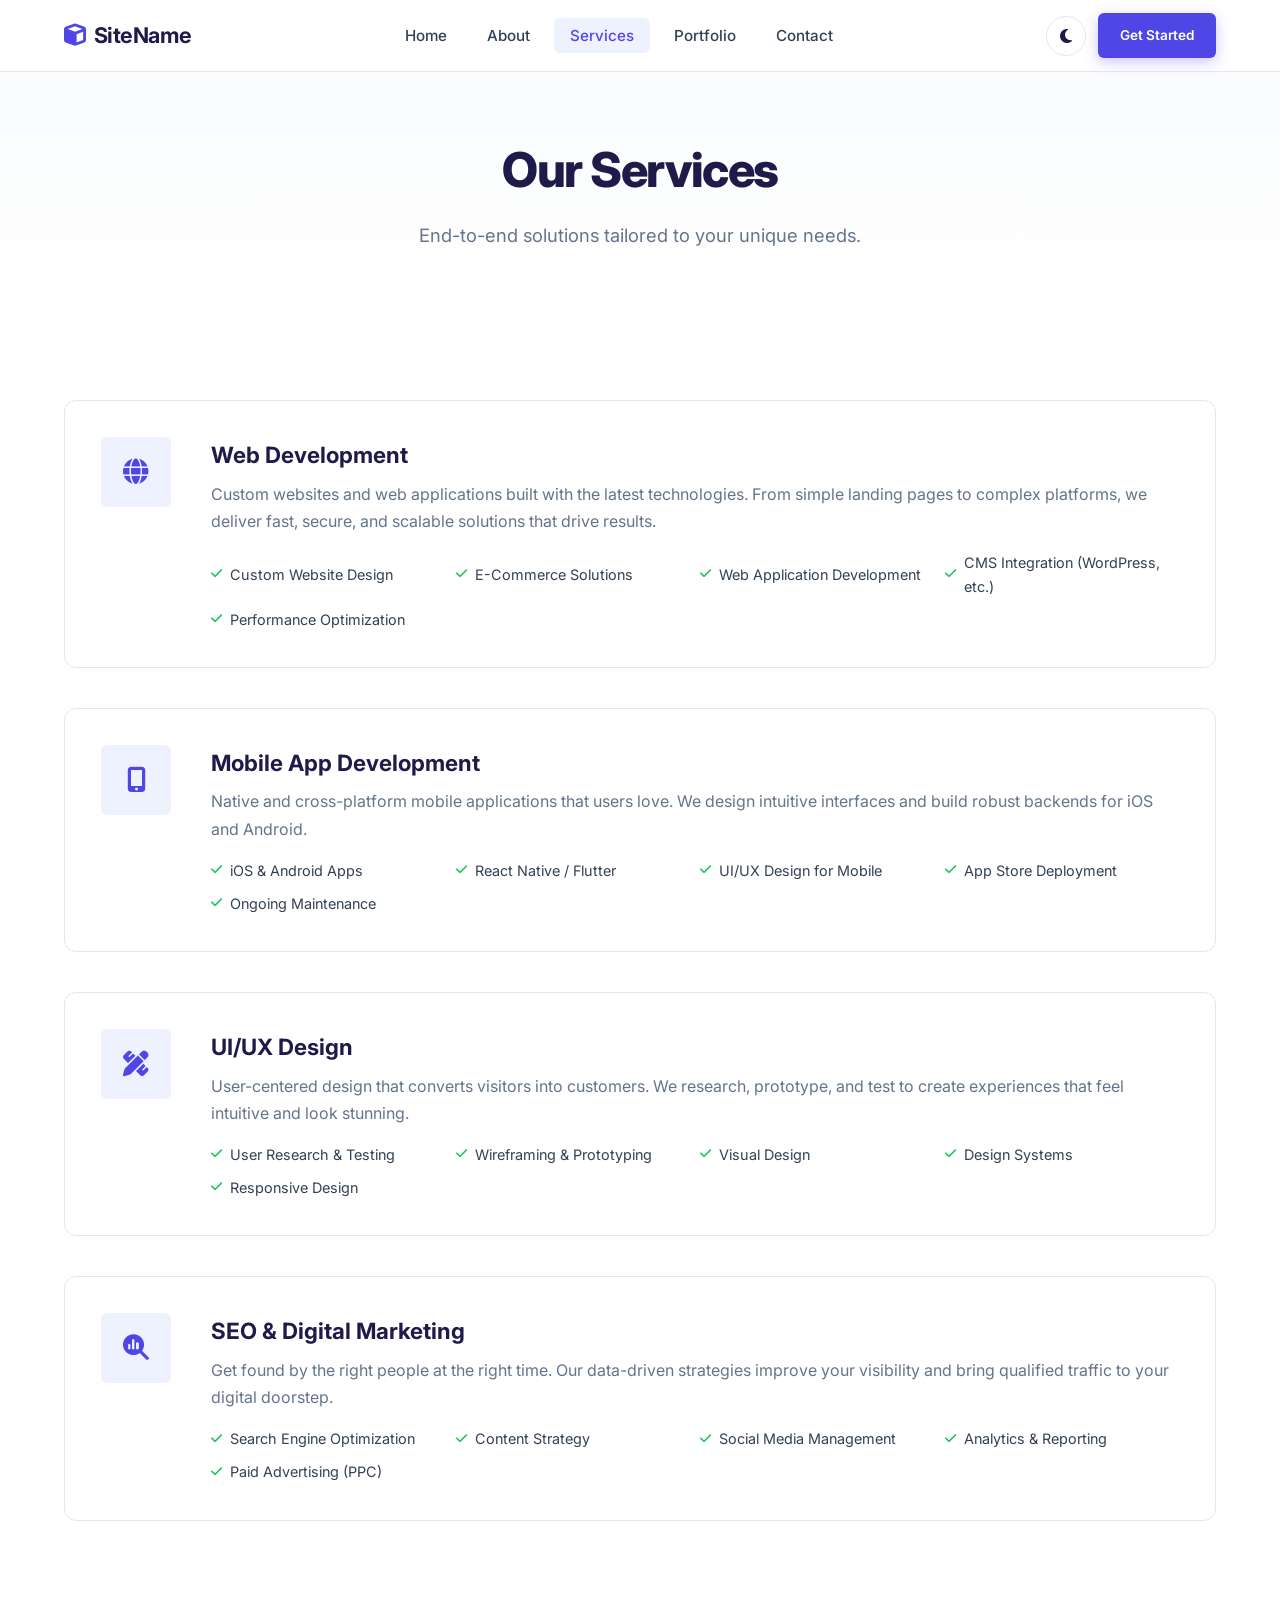
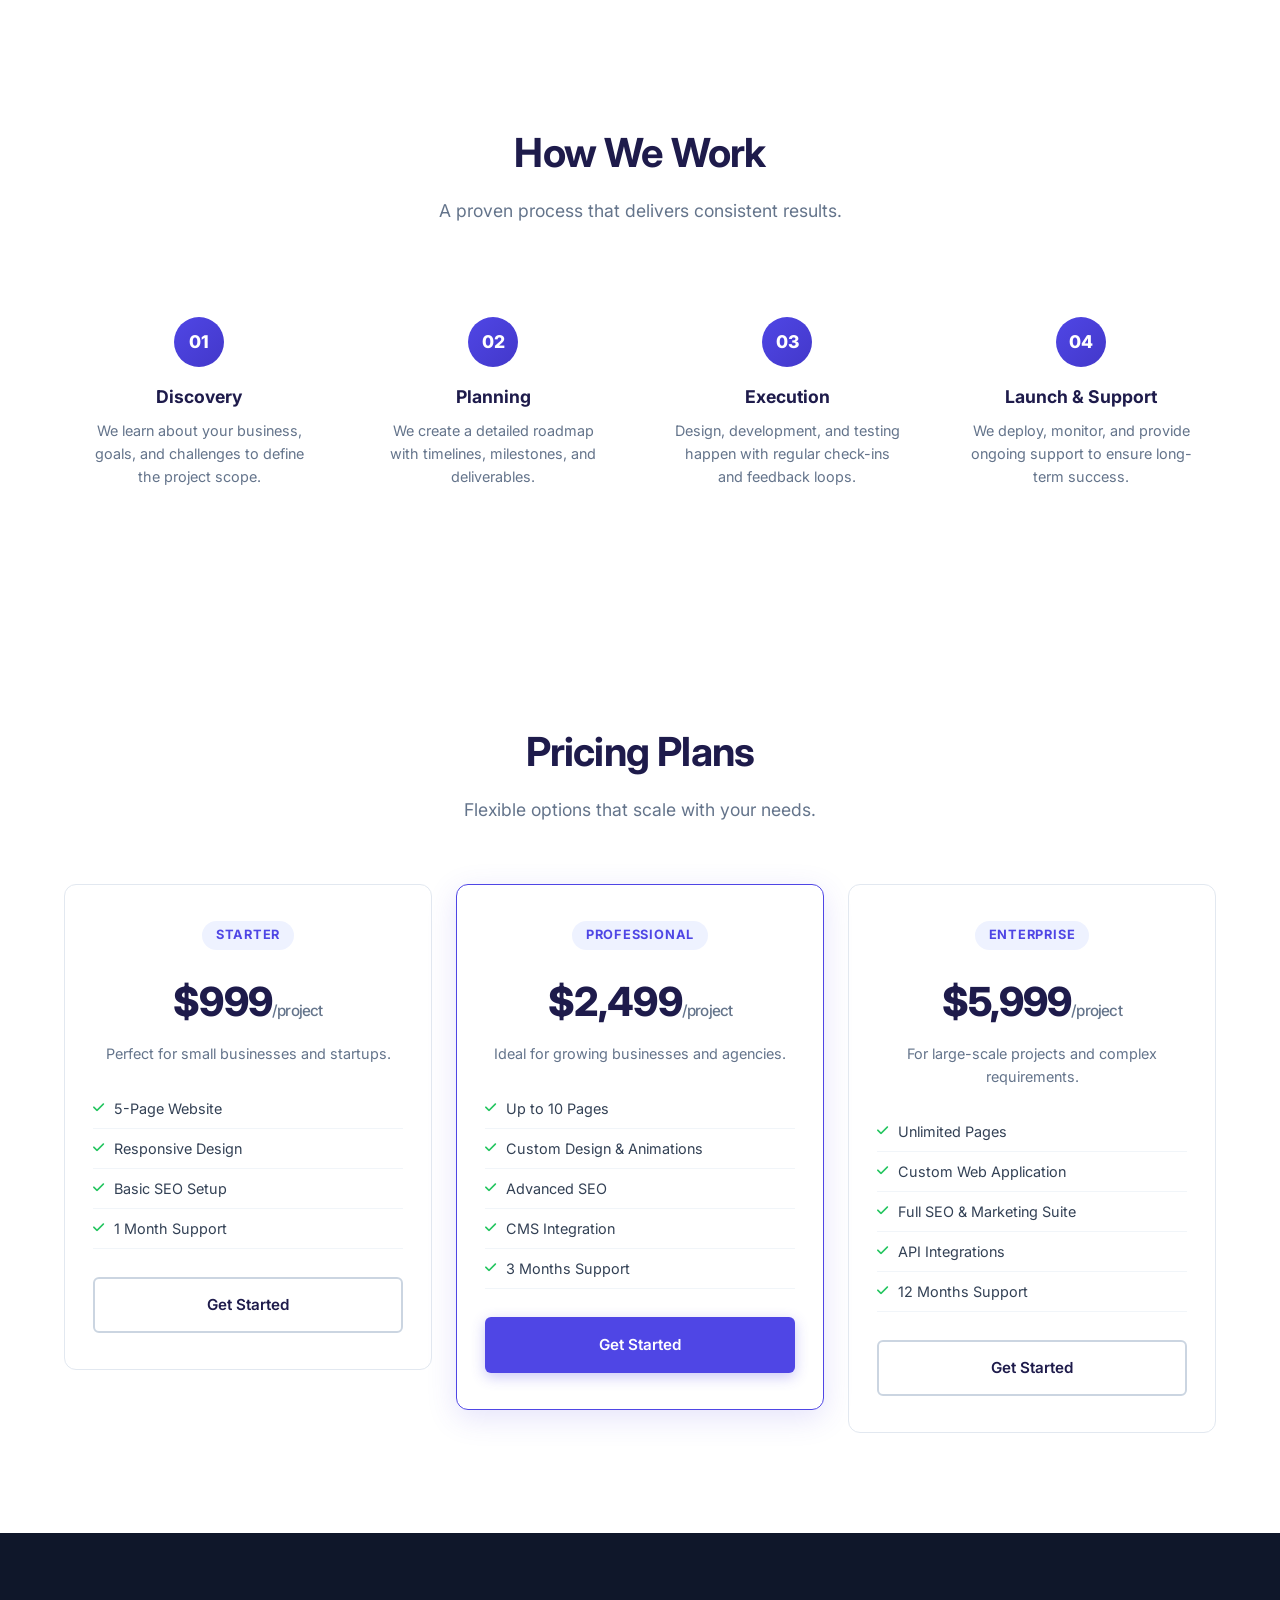
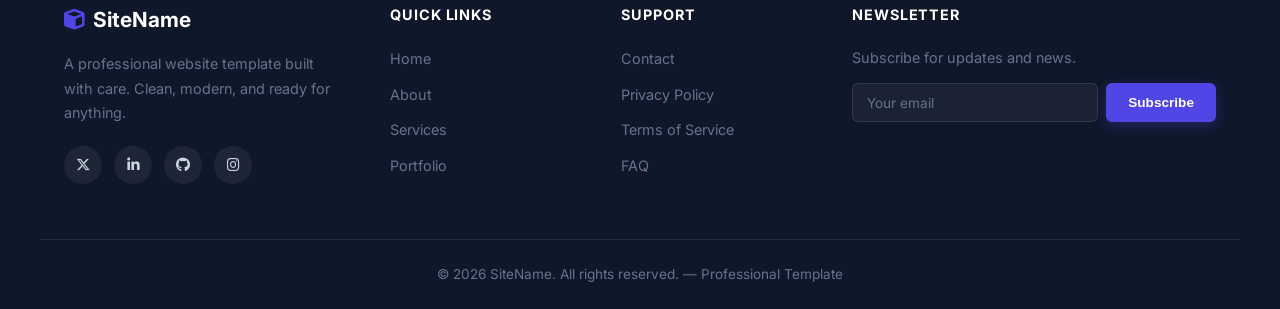
<file: services.html>
<!DOCTYPE html>
<html lang="en">
<head>
    <meta charset="UTF-8">
    <meta name="viewport" content="width=device-width, initial-scale=1.0">
    <meta name="description" content="Our Services — What we offer to help your business grow">
    <title>Services — SiteName</title>
    <link rel="stylesheet" href="assets/css/style.css">
    <link rel="stylesheet" href="https://cdnjs.cloudflare.com/ajax/libs/font-awesome/6.5.1/css/all.min.css">
    <link rel="preconnect" href="https://fonts.googleapis.com">
    <link rel="preconnect" href="https://fonts.gstatic.com" crossorigin>
    <link href="https://fonts.googleapis.com/css2?family=Inter:opsz,wght@14..32,400;14..32,500;14..32,600;14..32,700&display=swap" rel="stylesheet">
</head>
<body>
    <div class="preloader" id="preloader"><div class="preloader__spinner"><i class="fa-solid fa-cube"></i></div></div>

    <header class="header" id="header">
        <div class="container header__container">
            <a href="index.html" class="header__logo"><i class="fa-solid fa-cube"></i> SiteName</a>
            <nav class="header__nav" id="nav-menu">
                <ul class="header__list">
                    <li><a href="index.html" class="header__link">Home</a></li>
                    <li><a href="about.html" class="header__link">About</a></li>
                    <li><a href="services.html" class="header__link active">Services</a></li>
                    <li><a href="portfolio.html" class="header__link">Portfolio</a></li>
                    <li><a href="contact.html" class="header__link">Contact</a></li>
                </ul>
            </nav>
            <div class="header__actions">
                <button class="theme-toggle" id="theme-toggle" aria-label="Toggle dark mode"><i class="fa-solid fa-moon"></i></button>
                <a href="contact.html" class="btn btn--primary btn--sm">Get Started</a>
                <button class="header__toggle" id="nav-toggle" aria-label="Toggle menu"><i class="fa-solid fa-bars"></i></button>
            </div>
        </div>
    </header>

    <main>
        <section class="page-header"><div class="container"><h1 class="page-header__title reveal">Our Services</h1><p class="page-header__subtitle reveal">End-to-end solutions tailored to your unique needs.</p></div></section>

        <section class="services-list section">
            <div class="container">
                <div class="services-list__grid">
                    <div class="service-detail reveal">
                        <div class="service-detail__icon"><i class="fa-solid fa-globe"></i></div>
                        <div class="service-detail__content">
                            <h2>Web Development</h2><p>Custom websites and web applications built with the latest technologies. From simple landing pages to complex platforms, we deliver fast, secure, and scalable solutions that drive results.</p>
                            <ul class="service-detail__features"><li><i class="fa-solid fa-check"></i> Custom Website Design</li><li><i class="fa-solid fa-check"></i> E-Commerce Solutions</li><li><i class="fa-solid fa-check"></i> Web Application Development</li><li><i class="fa-solid fa-check"></i> CMS Integration (WordPress, etc.)</li><li><i class="fa-solid fa-check"></i> Performance Optimization</li></ul>
                        </div>
                    </div>
                    <div class="service-detail reveal">
                        <div class="service-detail__icon"><i class="fa-solid fa-mobile-screen-button"></i></div>
                        <div class="service-detail__content">
                            <h2>Mobile App Development</h2><p>Native and cross-platform mobile applications that users love. We design intuitive interfaces and build robust backends for iOS and Android.</p>
                            <ul class="service-detail__features"><li><i class="fa-solid fa-check"></i> iOS & Android Apps</li><li><i class="fa-solid fa-check"></i> React Native / Flutter</li><li><i class="fa-solid fa-check"></i> UI/UX Design for Mobile</li><li><i class="fa-solid fa-check"></i> App Store Deployment</li><li><i class="fa-solid fa-check"></i> Ongoing Maintenance</li></ul>
                        </div>
                    </div>
                    <div class="service-detail reveal">
                        <div class="service-detail__icon"><i class="fa-solid fa-pen-ruler"></i></div>
                        <div class="service-detail__content">
                            <h2>UI/UX Design</h2><p>User-centered design that converts visitors into customers. We research, prototype, and test to create experiences that feel intuitive and look stunning.</p>
                            <ul class="service-detail__features"><li><i class="fa-solid fa-check"></i> User Research & Testing</li><li><i class="fa-solid fa-check"></i> Wireframing & Prototyping</li><li><i class="fa-solid fa-check"></i> Visual Design</li><li><i class="fa-solid fa-check"></i> Design Systems</li><li><i class="fa-solid fa-check"></i> Responsive Design</li></ul>
                        </div>
                    </div>
                    <div class="service-detail reveal">
                        <div class="service-detail__icon"><i class="fa-solid fa-magnifying-glass-chart"></i></div>
                        <div class="service-detail__content">
                            <h2>SEO & Digital Marketing</h2><p>Get found by the right people at the right time. Our data-driven strategies improve your visibility and bring qualified traffic to your digital doorstep.</p>
                            <ul class="service-detail__features"><li><i class="fa-solid fa-check"></i> Search Engine Optimization</li><li><i class="fa-solid fa-check"></i> Content Strategy</li><li><i class="fa-solid fa-check"></i> Social Media Management</li><li><i class="fa-solid fa-check"></i> Analytics & Reporting</li><li><i class="fa-solid fa-check"></i> Paid Advertising (PPC)</li></ul>
                        </div>
                    </div>
                </div>
            </div>
        </section>

        <section class="process section">
            <div class="container">
                <div class="section__header reveal"><h2 class="section__title">How We Work</h2><p class="section__subtitle">A proven process that delivers consistent results.</p></div>
                <div class="process__steps">
                    <div class="process-step reveal reveal-delay-1"><div class="process-step__number">01</div><h3>Discovery</h3><p>We learn about your business, goals, and challenges to define the project scope.</p></div>
                    <div class="process-step reveal reveal-delay-2"><div class="process-step__number">02</div><h3>Planning</h3><p>We create a detailed roadmap with timelines, milestones, and deliverables.</p></div>
                    <div class="process-step reveal reveal-delay-3"><div class="process-step__number">03</div><h3>Execution</h3><p>Design, development, and testing happen with regular check-ins and feedback loops.</p></div>
                    <div class="process-step reveal reveal-delay-4"><div class="process-step__number">04</div><h3>Launch & Support</h3><p>We deploy, monitor, and provide ongoing support to ensure long-term success.</p></div>
                </div>
            </div>
        </section>

        <section class="pricing section">
            <div class="container">
                <div class="section__header reveal"><h2 class="section__title">Pricing Plans</h2><p class="section__subtitle">Flexible options that scale with your needs.</p></div>
                <div class="pricing__grid">
                    <div class="pricing-card reveal reveal-delay-1"><span class="pricing-card__badge">Starter</span><div class="pricing-card__price">$999<span>/project</span></div><p class="pricing-card__desc">Perfect for small businesses and startups.</p><ul class="pricing-card__features"><li><i class="fa-solid fa-check"></i> 5-Page Website</li><li><i class="fa-solid fa-check"></i> Responsive Design</li><li><i class="fa-solid fa-check"></i> Basic SEO Setup</li><li><i class="fa-solid fa-check"></i> 1 Month Support</li></ul><a href="contact.html" class="btn btn--outline btn--block">Get Started</a></div>
                    <div class="pricing-card pricing-card--featured reveal reveal-delay-2"><span class="pricing-card__badge">Professional</span><div class="pricing-card__price">$2,499<span>/project</span></div><p class="pricing-card__desc">Ideal for growing businesses and agencies.</p><ul class="pricing-card__features"><li><i class="fa-solid fa-check"></i> Up to 10 Pages</li><li><i class="fa-solid fa-check"></i> Custom Design & Animations</li><li><i class="fa-solid fa-check"></i> Advanced SEO</li><li><i class="fa-solid fa-check"></i> CMS Integration</li><li><i class="fa-solid fa-check"></i> 3 Months Support</li></ul><a href="contact.html" class="btn btn--primary btn--block">Get Started</a></div>
                    <div class="pricing-card reveal reveal-delay-3"><span class="pricing-card__badge">Enterprise</span><div class="pricing-card__price">$5,999<span>/project</span></div><p class="pricing-card__desc">For large-scale projects and complex requirements.</p><ul class="pricing-card__features"><li><i class="fa-solid fa-check"></i> Unlimited Pages</li><li><i class="fa-solid fa-check"></i> Custom Web Application</li><li><i class="fa-solid fa-check"></i> Full SEO & Marketing Suite</li><li><i class="fa-solid fa-check"></i> API Integrations</li><li><i class="fa-solid fa-check"></i> 12 Months Support</li></ul><a href="contact.html" class="btn btn--outline btn--block">Get Started</a></div>
                </div>
            </div>
        </section>
    </main>

    <footer class="footer">
        <div class="container footer__container">
            <div class="footer__brand"><a href="index.html" class="footer__logo"><i class="fa-solid fa-cube"></i> SiteName</a><p class="footer__description">A professional website template built with care. Clean, modern, and ready for anything.</p><div class="footer__social"><a href="#" aria-label="Twitter"><i class="fa-brands fa-x-twitter"></i></a><a href="#" aria-label="LinkedIn"><i class="fa-brands fa-linkedin-in"></i></a><a href="#" aria-label="GitHub"><i class="fa-brands fa-github"></i></a><a href="#" aria-label="Instagram"><i class="fa-brands fa-instagram"></i></a></div></div>
            <div class="footer__links"><h4 class="footer__heading">Quick Links</h4><ul><li><a href="index.html">Home</a></li><li><a href="about.html">About</a></li><li><a href="services.html">Services</a></li><li><a href="portfolio.html">Portfolio</a></li></ul></div>
            <div class="footer__links"><h4 class="footer__heading">Support</h4><ul><li><a href="contact.html">Contact</a></li><li><a href="#">Privacy Policy</a></li><li><a href="#">Terms of Service</a></li><li><a href="#">FAQ</a></li></ul></div>
            <div class="footer__newsletter"><h4 class="footer__heading">Newsletter</h4><p>Subscribe for updates and news.</p><form class="footer__form" id="newsletter-form"><input type="email" placeholder="Your email" required><button type="submit" class="btn btn--primary btn--sm">Subscribe</button></form></div>
        </div>
        <div class="footer__bottom"><div class="container"><p>&copy; 2026 SiteName. All rights reserved. — Professional Template</p></div></div>
    </footer>

    <button class="scroll-top" id="scroll-top" aria-label="Scroll to top"><i class="fa-solid fa-arrow-up"></i></button>
    <script src="assets/js/main.js"></script>
</body>
</html>
</file>
<file: assets/css/style.css>
/* ===== CSS Variables ===== */
:root {
    --primary: #4f46e5;
    --primary-hover: #4338ca;
    --primary-light: #eef2ff;
    --dark: #1e1b4b;
    --dark-secondary: #312e81;
    --gray-50: #f8fafc;
    --gray-100: #f1f5f9;
    --gray-200: #e2e8f0;
    --gray-300: #cbd5e1;
    --gray-500: #64748b;
    --gray-700: #334155;
    --gray-900: #0f172a;
    --white: #ffffff;
    --gradient: linear-gradient(135deg, var(--primary) 0%, var(--primary-hover) 100%);
    --shadow-sm: 0 1px 3px rgba(0,0,0,0.08);
    --shadow-md: 0 4px 20px rgba(0,0,0,0.1);
    --shadow-lg: 0 10px 40px rgba(0,0,0,0.12);
    --radius-sm: 6px;
    --radius: 12px;
    --radius-lg: 20px;
    --transition: all 0.3s ease;
    --header-height: 72px;
}

/* ===== Reset ===== */
*, *::before, *::after {
    margin: 0;
    padding: 0;
    box-sizing: border-box;
}

html {
    scroll-behavior: smooth;
    scroll-padding-top: var(--header-height);
}

body {
    font-family: 'Inter', -apple-system, BlinkMacSystemFont, sans-serif;
    font-size: 16px;
    line-height: 1.6;
    color: var(--gray-700);
    background-color: var(--white);
    -webkit-font-smoothing: antialiased;
}

/* ===== Container ===== */
.container {
    width: 100%;
    max-width: 1200px;
    margin: 0 auto;
    padding: 0 24px;
}

/* ===== Section ===== */
.section {
    padding: 100px 0;
}

.section__header {
    text-align: center;
    max-width: 600px;
    margin: 0 auto 60px;
}

.section__title {
    font-size: clamp(1.8rem, 4vw, 2.5rem);
    font-weight: 700;
    color: var(--dark);
    margin-bottom: 12px;
    letter-spacing: -0.02em;
}

.section__subtitle {
    font-size: 1.1rem;
    color: var(--gray-500);
}

/* ===== Buttons ===== */
.btn {
    display: inline-flex;
    align-items: center;
    justify-content: center;
    gap: 8px;
    padding: 14px 28px;
    font-size: 0.95rem;
    font-weight: 600;
    border-radius: var(--radius-sm);
    text-decoration: none;
    cursor: pointer;
    transition: var(--transition);
    border: 2px solid transparent;
    white-space: nowrap;
}

.btn--primary {
    background: var(--primary);
    color: var(--white);
    box-shadow: 0 4px 14px rgba(79, 70, 229, 0.3);
}

.btn--primary:hover {
    background: var(--primary-hover);
    transform: translateY(-2px);
    box-shadow: 0 6px 20px rgba(79, 70, 229, 0.4);
}

.btn--outline {
    background: transparent;
    color: var(--dark);
    border-color: var(--gray-300);
}

.btn--outline:hover {
    border-color: var(--primary);
    color: var(--primary);
    background: var(--primary-light);
}

.btn--sm {
    padding: 10px 20px;
    font-size: 0.85rem;
}

.text-gradient {
    background: var(--gradient);
    -webkit-background-clip: text;
    -webkit-text-fill-color: transparent;
    background-clip: text;
}

/* ============================================
   HEADER
   ============================================ */
.header {
    position: fixed;
    top: 0;
    left: 0;
    width: 100%;
    height: var(--header-height);
    background: rgba(255, 255, 255, 0.92);
    backdrop-filter: blur(12px);
    -webkit-backdrop-filter: blur(12px);
    border-bottom: 1px solid var(--gray-200);
    z-index: 1000;
    transition: var(--transition);
}

.header__container {
    display: flex;
    align-items: center;
    justify-content: space-between;
    height: 100%;
}

.header__logo {
    display: flex;
    align-items: center;
    gap: 8px;
    font-size: 1.35rem;
    font-weight: 700;
    color: var(--dark);
    text-decoration: none;
    letter-spacing: -0.02em;
}

.header__logo i {
    color: var(--primary);
    font-size: 1.4rem;
}

.header__list {
    display: flex;
    list-style: none;
    gap: 8px;
}

.header__link {
    text-decoration: none;
    color: var(--gray-700);
    font-weight: 500;
    font-size: 0.95rem;
    padding: 8px 16px;
    border-radius: var(--radius-sm);
    transition: var(--transition);
}

.header__link:hover,
.header__link.active {
    color: var(--primary);
    background: var(--primary-light);
}

.header__actions {
    display: flex;
    align-items: center;
    gap: 12px;
}

.header__toggle {
    display: none;
    background: none;
    border: none;
    font-size: 1.5rem;
    color: var(--dark);
    cursor: pointer;
    padding: 4px;
}

/* ============================================
   THEME TOGGLE
   ============================================ */
.theme-toggle {
    width: 40px;
    height: 40px;
    border-radius: 50%;
    border: 1px solid var(--gray-200);
    background: var(--white);
    color: var(--dark);
    cursor: pointer;
    display: flex;
    align-items: center;
    justify-content: center;
    font-size: 1rem;
    transition: var(--transition);
}

.theme-toggle:hover {
    background: var(--gray-50);
}

/* ============================================
   HERO
   ============================================ */
.hero {
    padding: calc(var(--header-height) + 60px) 0 80px;
    background: linear-gradient(180deg, var(--gray-50) 0%, var(--white) 100%);
}

.hero .container {
    display: grid;
    grid-template-columns: 1fr 1fr;
    gap: 60px;
    align-items: center;
}

.hero__badge {
    display: inline-block;
    background: var(--primary-light);
    color: var(--primary);
    font-size: 0.85rem;
    font-weight: 600;
    padding: 6px 16px;
    border-radius: 50px;
    margin-bottom: 20px;
}

.hero__title {
    font-size: clamp(2.2rem, 5vw, 3.5rem);
    font-weight: 800;
    line-height: 1.15;
    color: var(--dark);
    margin-bottom: 20px;
    letter-spacing: -0.03em;
}

.hero__description {
    font-size: 1.15rem;
    color: var(--gray-500);
    max-width: 480px;
    margin-bottom: 32px;
    line-height: 1.7;
}

.hero__buttons {
    display: flex;
    gap: 16px;
    flex-wrap: wrap;
}

.hero__placeholder {
    width: 100%;
    aspect-ratio: 4/3;
    background: var(--gray-100);
    border: 2px dashed var(--gray-300);
    border-radius: var(--radius-lg);
    display: flex;
    flex-direction: column;
    align-items: center;
    justify-content: center;
    gap: 12px;
    color: var(--gray-500);
    font-size: 0.9rem;
}

.hero__placeholder i {
    font-size: 2.5rem;
    color: var(--gray-300);
}

/* ============================================
   FEATURES
   ============================================ */
.features__grid {
    display: grid;
    grid-template-columns: repeat(auto-fit, minmax(300px, 1fr));
    gap: 30px;
}

.feature-card {
    background: var(--white);
    border: 1px solid var(--gray-200);
    border-radius: var(--radius);
    padding: 36px 28px;
    transition: var(--transition);
}

.feature-card:hover {
    border-color: var(--primary);
    box-shadow: var(--shadow-md);
    transform: translateY(-4px);
}

.feature-card__icon {
    width: 52px;
    height: 52px;
    background: var(--primary-light);
    color: var(--primary);
    border-radius: var(--radius-sm);
    display: flex;
    align-items: center;
    justify-content: center;
    font-size: 1.4rem;
    margin-bottom: 20px;
}

.feature-card__title {
    font-size: 1.2rem;
    font-weight: 700;
    color: var(--dark);
    margin-bottom: 8px;
}

.feature-card__text {
    color: var(--gray-500);
    font-size: 0.95rem;
    line-height: 1.7;
}

/* ============================================
   CTA
   ============================================ */
.cta__card {
    background: var(--gradient);
    border-radius: var(--radius-lg);
    padding: 60px 40px;
    text-align: center;
    color: var(--white);
}

.cta__title {
    font-size: clamp(1.6rem, 3vw, 2.2rem);
    font-weight: 700;
    margin-bottom: 12px;
}

.cta__text {
    font-size: 1.1rem;
    opacity: 0.9;
    margin-bottom: 28px;
}

.cta__card .btn--primary {
    background: var(--white);
    color: var(--primary);
    box-shadow: none;
}

.cta__card .btn--primary:hover {
    background: var(--gray-50);
    transform: translateY(-2px);
}

/* ============================================
   FOOTER
   ============================================ */
.footer {
    background: var(--gray-900);
    color: var(--gray-300);
    padding: 70px 0 0;
}

.footer__container {
    display: grid;
    grid-template-columns: 1.5fr 1fr 1fr 1.5fr;
    gap: 40px;
    padding-bottom: 50px;
    border-bottom: 1px solid rgba(255,255,255,0.08);
}

.footer__logo {
    display: inline-flex;
    align-items: center;
    gap: 8px;
    font-size: 1.3rem;
    font-weight: 700;
    color: var(--white);
    text-decoration: none;
    margin-bottom: 16px;
}

.footer__logo i {
    color: var(--primary);
}

.footer__description {
    font-size: 0.9rem;
    line-height: 1.7;
    color: var(--gray-500);
    margin-bottom: 20px;
    max-width: 280px;
}

.footer__social {
    display: flex;
    gap: 12px;
}

.footer__social a {
    width: 38px;
    height: 38px;
    border-radius: 50%;
    background: rgba(255,255,255,0.06);
    color: var(--gray-300);
    display: flex;
    align-items: center;
    justify-content: center;
    text-decoration: none;
    transition: var(--transition);
    font-size: 0.9rem;
}

.footer__social a:hover {
    background: var(--primary);
    color: var(--white);
}

.footer__heading {
    color: var(--white);
    font-size: 0.9rem;
    font-weight: 700;
    text-transform: uppercase;
    letter-spacing: 0.06em;
    margin-bottom: 20px;
}

.footer__links ul {
    list-style: none;
}

.footer__links li {
    margin-bottom: 10px;
}

.footer__links a {
    color: var(--gray-500);
    text-decoration: none;
    font-size: 0.9rem;
    transition: var(--transition);
}

.footer__links a:hover {
    color: var(--white);
}

.footer__newsletter p {
    font-size: 0.9rem;
    color: var(--gray-500);
    margin-bottom: 14px;
}

.footer__form {
    display: flex;
    gap: 8px;
}

.footer__form input {
    flex: 1;
    padding: 10px 14px;
    border-radius: var(--radius-sm);
    border: 1px solid rgba(255,255,255,0.1);
    background: rgba(255,255,255,0.05);
    color: var(--white);
    font-size: 0.85rem;
    font-family: inherit;
    outline: none;
    transition: var(--transition);
    min-width: 0;
}

.footer__form input:focus {
    border-color: var(--primary);
}

.footer__form input::placeholder {
    color: var(--gray-500);
}

.footer__bottom {
    padding: 24px 0;
    text-align: center;
    font-size: 0.85rem;
    color: var(--gray-500);
}

/* ============================================
   SCROLL TO TOP
   ============================================ */
.scroll-top {
    position: fixed;
    bottom: 30px;
    right: 30px;
    width: 48px;
    height: 48px;
    background: var(--primary);
    color: var(--white);
    border: none;
    border-radius: 50%;
    font-size: 1rem;
    cursor: pointer;
    box-shadow: 0 4px 16px rgba(79, 70, 229, 0.35);
    z-index: 999;
    opacity: 0;
    visibility: hidden;
    transform: translateY(20px);
    transition: all 0.3s ease;
    display: flex;
    align-items: center;
    justify-content: center;
}

.scroll-top.show {
    opacity: 1;
    visibility: visible;
    transform: translateY(0);
}

.scroll-top:hover {
    background: var(--primary-hover);
    transform: translateY(-3px);
    box-shadow: 0 6px 20px rgba(79, 70, 229, 0.45);
}

/* ============================================
   PRELOADER
   ============================================ */
.preloader {
    position: fixed;
    inset: 0;
    background: var(--white);
    z-index: 9999;
    display: flex;
    align-items: center;
    justify-content: center;
    transition: opacity 0.5s ease, visibility 0.5s ease;
}

.preloader.hidden {
    opacity: 0;
    visibility: hidden;
}

.preloader__spinner {
    font-size: 2.5rem;
    color: var(--primary);
    animation: preloaderPulse 1.2s ease-in-out infinite;
}

@keyframes preloaderPulse {
    0%, 100% { transform: scale(1); opacity: 1; }
    50% { transform: scale(1.2); opacity: 0.6; }
}

/* ============================================
   PAGE TRANSITION
   ============================================ */
main {
    animation: fadeInUp 0.5s ease;
}

@keyframes fadeInUp {
    from {
        opacity: 0;
        transform: translateY(20px);
    }
    to {
        opacity: 1;
        transform: translateY(0);
    }
}

/* ============================================
   SCROLL REVEAL
   ============================================ */
.reveal {
    opacity: 0;
    transform: translateY(30px);
    transition: opacity 0.6s ease, transform 0.6s ease;
}

.reveal.revealed {
    opacity: 1;
    transform: translateY(0);
}

.reveal-delay-1 { transition-delay: 0.1s; }
.reveal-delay-2 { transition-delay: 0.2s; }
.reveal-delay-3 { transition-delay: 0.3s; }
.reveal-delay-4 { transition-delay: 0.4s; }

/* ============================================
   CUSTOM SCROLLBAR
   ============================================ */
::-webkit-scrollbar {
    width: 10px;
}

::-webkit-scrollbar-track {
    background: var(--gray-100);
}

::-webkit-scrollbar-thumb {
    background: var(--gray-300);
    border-radius: 5px;
}

::-webkit-scrollbar-thumb:hover {
    background: var(--gray-500);
}

/* ============================================
   DARK MODE (refined)
   ============================================ */
[data-theme="dark"] {
    /* Softer, less intense purple palette */
    --primary: #a78bfa;        /* purple-400 – gentle but visible */
    --primary-hover: #8b5cf6;  /* violet-500 – subtle hover */
    --primary-light: #2e1065;  /* deep violet bg for icons */

    /* Text & backgrounds */
    --dark: #f8fafc;           /* headings, very light */
    --gray-50: #0f172a;        /* deepest bg */
    --gray-100: #1e293b;       /* card backgrounds */
    --gray-200: #334155;       /* borders */
    --gray-300: #64748b;       /* muted borders, placeholder */
    --gray-500: #94a3b8;       /* secondary text (good contrast) */
    --gray-700: #e2e8f0;       /* main body text – high contrast */
    --gray-900: #0f172a;       /* footer bg */

    --white: #1e293b;          /* surfaces that were white */
    --shadow-sm: 0 1px 3px rgba(0,0,0,0.5);
    --shadow-md: 0 4px 20px rgba(0,0,0,0.6);
    --shadow-lg: 0 10px 40px rgba(0,0,0,0.7);
}

/* Override body text to use the lighter --gray-700 */
[data-theme="dark"] body {
    color: var(--gray-700);
    background-color: #0f172a;
}

/* Make sure headings use the new --dark */
[data-theme="dark"] h1,
[data-theme="dark"] h2,
[data-theme="dark"] h3,
[data-theme="dark"] h4,
[data-theme="dark"] .header__logo,
[data-theme="dark"] .section__title,
[data-theme="dark"] .story__title,
[data-theme="dark"] .feature-card__title,
[data-theme="dark"] .cta__title,
[data-theme="dark"] .pricing-card__price,
[data-theme="dark"] .contact__heading,
[data-theme="dark"] .contact-form__title,
[data-theme="dark"] .faq-item__question,
[data-theme="dark"] .testimonial-card__author strong {
    color: var(--dark);
}

/* Secondary text already uses var(--gray-500) – remains as is,
   but we’ll slightly brighten it for readability. */
[data-theme="dark"] .section__subtitle,
[data-theme="dark"] .hero__description,
[data-theme="dark"] .story__text,
[data-theme="dark"] .feature-card__text,
[data-theme="dark"] .value-card p,
[data-theme="dark"] .team-card__bio,
[data-theme="dark"] .service-detail__content > p,
[data-theme="dark"] .pricing-card__desc,
[data-theme="dark"] .testimonial-card__text,
[data-theme="dark"] .footer__description,
[data-theme="dark"] .footer__links a,
[data-theme="dark"] .footer__newsletter p,
[data-theme="dark"] .contact__text,
[data-theme="dark"] .contact-method a,
[data-theme="dark"] .contact-method span {
    color: var(--gray-500);
}

/* Borders and hover states */
[data-theme="dark"] .header {
    background: rgba(15, 23, 42, 0.92);
    border-bottom-color: var(--gray-200);
}
[data-theme="dark"] .header__link {
    color: var(--gray-700);
}
[data-theme="dark"] .header__link:hover,
[data-theme="dark"] .header__link.active {
    color: var(--primary);
    background: var(--primary-light);
}

/* Backgrounds */
[data-theme="dark"] .hero,
[data-theme="dark"] .page-header {
    background: linear-gradient(180deg, #0f172a 0%, #1e293b 100%);
}
[data-theme="dark"] .feature-card,
[data-theme="dark"] .value-card,
[data-theme="dark"] .team-card,
[data-theme="dark"] .service-detail,
[data-theme="dark"] .pricing-card,
[data-theme="dark"] .testimonial-card,
[data-theme="dark"] .faq-item {
    background: var(--gray-100);
    border-color: var(--gray-200);
}
[data-theme="dark"] .contact-form {
    background: var(--gray-100);
    border-color: var(--gray-200);
}
[data-theme="dark"] .contact-form__group input,
[data-theme="dark"] .contact-form__group select,
[data-theme="dark"] .contact-form__group textarea {
    background: #0f172a;
    border-color: var(--gray-200);
    color: var(--white);
}

/* Scrollbar */
[data-theme="dark"] ::-webkit-scrollbar-track {
    background: #1e293b;
}
[data-theme="dark"] ::-webkit-scrollbar-thumb {
    background: #475569;
}

/* Theme toggle button */
[data-theme="dark"] .theme-toggle {
    background: #1e293b;
    border-color: var(--gray-200);
    color: var(--gray-300);
}

/* Placeholder images / dashed borders */
[data-theme="dark"] .portfolio-item__placeholder,
[data-theme="dark"] .hero__placeholder,
[data-theme="dark"] .story__placeholder {
    background: #1e293b;
    border-color: var(--gray-300);
    color: var(--gray-500);
}

/* ============================================
   RESPONSIVE (core)
   ============================================ */
@media (max-width: 992px) {
    .footer__container {
        grid-template-columns: 1fr 1fr;
    }
}

@media (max-width: 768px) {
    .header__nav {
        position: fixed;
        top: 0;
        right: -100%;
        width: 280px;
        height: 100vh;
        background: var(--white);
        padding: 100px 30px 30px;
        transition: 0.4s ease;
        box-shadow: var(--shadow-lg);
    }

    .header__nav.show {
        right: 0;
    }

    .header__list {
        flex-direction: column;
        gap: 4px;
    }

    .header__link {
        display: block;
        padding: 12px 16px;
        font-size: 1.05rem;
    }

    .header__toggle {
        display: block;
    }

    .hero .container {
        grid-template-columns: 1fr;
        text-align: center;
    }

    .hero__description {
        max-width: 100%;
    }

    .hero__buttons {
        justify-content: center;
    }

    .hero__image {
        order: -1;
    }

    .section {
        padding: 60px 0;
    }

    .footer__container {
        grid-template-columns: 1fr;
        gap: 30px;
    }
}

@media (max-width: 480px) {
    .header__actions .btn--sm {
        display: none;
    }

    .footer__form {
        flex-direction: column;
    }
}

/* ===== Page Header (Shared) ===== */
.page-header {
    padding: calc(var(--header-height) + 60px) 0 50px;
    background: linear-gradient(180deg, var(--gray-50) 0%, var(--white) 100%);
    text-align: center;
}

.page-header__title {
    font-size: clamp(2rem, 4vw, 3rem);
    font-weight: 800;
    color: var(--dark);
    margin-bottom: 12px;
    letter-spacing: -0.03em;
}

.page-header__subtitle {
    font-size: 1.15rem;
    color: var(--gray-500);
    max-width: 500px;
    margin: 0 auto;
}

/* ============================================
   ABOUT PAGE
   ============================================ */
.story__grid {
    display: grid;
    grid-template-columns: 1fr 1fr;
    gap: 60px;
    align-items: center;
}

.story__label {
    display: inline-block;
    background: var(--primary-light);
    color: var(--primary);
    font-size: 0.8rem;
    font-weight: 700;
    text-transform: uppercase;
    letter-spacing: 0.08em;
    padding: 5px 14px;
    border-radius: 50px;
    margin-bottom: 16px;
}

.story__title {
    font-size: clamp(1.6rem, 3.5vw, 2.2rem);
    font-weight: 700;
    color: var(--dark);
    margin-bottom: 20px;
    letter-spacing: -0.02em;
}

.story__text {
    color: var(--gray-500);
    line-height: 1.8;
    margin-bottom: 16px;
}

.story__stats {
    display: flex;
    gap: 40px;
    margin-top: 32px;
    padding-top: 24px;
    border-top: 1px solid var(--gray-200);
}

.stat__number {
    display: block;
    font-size: 1.8rem;
    font-weight: 800;
    color: var(--primary);
    letter-spacing: -0.02em;
}

.stat__label {
    font-size: 0.85rem;
    color: var(--gray-500);
}

.story__placeholder {
    width: 100%;
    aspect-ratio: 1;
    background: var(--gray-100);
    border: 2px dashed var(--gray-300);
    border-radius: var(--radius-lg);
    display: flex;
    flex-direction: column;
    align-items: center;
    justify-content: center;
    gap: 12px;
    color: var(--gray-500);
    font-size: 0.9rem;
}

.story__placeholder i {
    font-size: 2.5rem;
    color: var(--gray-300);
}

.values__grid {
    display: grid;
    grid-template-columns: repeat(auto-fit, minmax(240px, 1fr));
    gap: 24px;
}

.value-card {
    text-align: center;
    padding: 36px 24px;
    border: 1px solid var(--gray-200);
    border-radius: var(--radius);
    transition: var(--transition);
}

.value-card:hover {
    border-color: var(--primary);
    box-shadow: var(--shadow-md);
    transform: translateY(-3px);
}

.value-card__icon {
    width: 56px;
    height: 56px;
    background: var(--primary-light);
    color: var(--primary);
    border-radius: 50%;
    display: flex;
    align-items: center;
    justify-content: center;
    font-size: 1.4rem;
    margin: 0 auto 18px;
}

.value-card h3 {
    font-size: 1.1rem;
    font-weight: 700;
    color: var(--dark);
    margin-bottom: 8px;
}

.value-card p {
    font-size: 0.9rem;
    color: var(--gray-500);
    line-height: 1.6;
}

.team__grid {
    display: grid;
    grid-template-columns: repeat(auto-fit, minmax(240px, 1fr));
    gap: 30px;
}

.team-card {
    text-align: center;
    padding: 36px 20px;
    border: 1px solid var(--gray-200);
    border-radius: var(--radius);
    transition: var(--transition);
}

.team-card:hover {
    box-shadow: var(--shadow-md);
    transform: translateY(-3px);
}

.team-card__avatar {
    width: 90px;
    height: 90px;
    background: var(--gray-100);
    border-radius: 50%;
    display: flex;
    align-items: center;
    justify-content: center;
    margin: 0 auto 18px;
    font-size: 2rem;
    color: var(--gray-400);
}

.team-card__name {
    font-size: 1.1rem;
    font-weight: 700;
    color: var(--dark);
    margin-bottom: 4px;
}

.team-card__role {
    font-size: 0.85rem;
    color: var(--primary);
    font-weight: 600;
    display: block;
    margin-bottom: 10px;
}

.team-card__bio {
    font-size: 0.88rem;
    color: var(--gray-500);
    line-height: 1.6;
    margin-bottom: 16px;
}

.team-card__social {
    display: flex;
    justify-content: center;
    gap: 10px;
}

.team-card__social a {
    width: 34px;
    height: 34px;
    border-radius: 50%;
    background: var(--gray-100);
    color: var(--gray-500);
    display: flex;
    align-items: center;
    justify-content: center;
    text-decoration: none;
    font-size: 0.85rem;
    transition: var(--transition);
}

.team-card__social a:hover {
    background: var(--primary);
    color: var(--white);
}

/* ============================================
   SERVICES PAGE
   ============================================ */
.services-list__grid {
    display: flex;
    flex-direction: column;
    gap: 40px;
}

.service-detail {
    display: grid;
    grid-template-columns: 80px 1fr;
    gap: 30px;
    padding: 36px;
    border: 1px solid var(--gray-200);
    border-radius: var(--radius);
    transition: var(--transition);
}

.service-detail:hover {
    border-color: var(--primary);
    box-shadow: var(--shadow-sm);
}

.service-detail__icon {
    width: 70px;
    height: 70px;
    background: var(--primary-light);
    color: var(--primary);
    border-radius: var(--radius-sm);
    display: flex;
    align-items: center;
    justify-content: center;
    font-size: 1.6rem;
    flex-shrink: 0;
}

.service-detail__content h2 {
    font-size: 1.4rem;
    font-weight: 700;
    color: var(--dark);
    margin-bottom: 8px;
}

.service-detail__content > p {
    color: var(--gray-500);
    line-height: 1.7;
    margin-bottom: 16px;
}

.service-detail__features {
    list-style: none;
    display: grid;
    grid-template-columns: repeat(auto-fit, minmax(200px, 1fr));
    gap: 10px;
}

.service-detail__features li {
    font-size: 0.9rem;
    color: var(--gray-700);
    display: flex;
    align-items: center;
    gap: 8px;
}

.service-detail__features li i {
    color: #22c55e;
    font-size: 0.8rem;
}

.process__steps {
    display: grid;
    grid-template-columns: repeat(auto-fit, minmax(220px, 1fr));
    gap: 24px;
}

.process-step {
    text-align: center;
    padding: 32px 20px;
    position: relative;
}

.process-step__number {
    width: 50px;
    height: 50px;
    background: var(--gradient);
    color: var(--white);
    border-radius: 50%;
    display: flex;
    align-items: center;
    justify-content: center;
    font-size: 1.1rem;
    font-weight: 800;
    margin: 0 auto 16px;
}

.process-step h3 {
    font-size: 1.1rem;
    font-weight: 700;
    color: var(--dark);
    margin-bottom: 8px;
}

.process-step p {
    font-size: 0.9rem;
    color: var(--gray-500);
    line-height: 1.6;
}

.pricing__grid {
    display: grid;
    grid-template-columns: repeat(auto-fit, minmax(280px, 1fr));
    gap: 24px;
    align-items: start;
}

.pricing-card {
    border: 1px solid var(--gray-200);
    border-radius: var(--radius);
    padding: 36px 28px;
    text-align: center;
    transition: var(--transition);
}

.pricing-card:hover {
    box-shadow: var(--shadow-md);
    transform: translateY(-3px);
}

.pricing-card--featured {
    border-color: var(--primary);
    box-shadow: 0 8px 30px rgba(79, 70, 229, 0.15);
    position: relative;
}

.pricing-card__badge {
    display: inline-block;
    background: var(--primary-light);
    color: var(--primary);
    font-size: 0.8rem;
    font-weight: 700;
    text-transform: uppercase;
    letter-spacing: 0.06em;
    padding: 4px 14px;
    border-radius: 50px;
    margin-bottom: 20px;
}

.pricing-card__price {
    font-size: 2.5rem;
    font-weight: 800;
    color: var(--dark);
    margin-bottom: 8px;
    letter-spacing: -0.02em;
}

.pricing-card__price span {
    font-size: 0.95rem;
    font-weight: 500;
    color: var(--gray-500);
}

.pricing-card__desc {
    font-size: 0.9rem;
    color: var(--gray-500);
    margin-bottom: 24px;
}

.pricing-card__features {
    list-style: none;
    text-align: left;
    margin-bottom: 28px;
}

.pricing-card__features li {
    padding: 8px 0;
    font-size: 0.9rem;
    color: var(--gray-700);
    display: flex;
    align-items: center;
    gap: 10px;
    border-bottom: 1px solid var(--gray-100);
}

.pricing-card__features li i {
    color: #22c55e;
    font-size: 0.8rem;
}

.btn--block {
    width: 100%;
}

/* ============================================
   PORTFOLIO PAGE
   ============================================ */
.portfolio-filter {
    padding-top: 0;
    padding-bottom: 0;
}

.filter-tabs {
    display: flex;
    justify-content: center;
    flex-wrap: wrap;
    gap: 10px;
}

.filter-tab {
    padding: 10px 22px;
    border: 1px solid var(--gray-200);
    background: var(--white);
    color: var(--gray-700);
    font-size: 0.9rem;
    font-weight: 500;
    font-family: inherit;
    border-radius: 50px;
    cursor: pointer;
    transition: var(--transition);
}

.filter-tab:hover,
.filter-tab.active {
    background: var(--primary);
    color: var(--white);
    border-color: var(--primary);
}

.portfolio__items {
    display: grid;
    grid-template-columns: repeat(auto-fit, minmax(340px, 1fr));
    gap: 24px;
}

.portfolio-item {
    border-radius: var(--radius);
    overflow: hidden;
    cursor: pointer;
    opacity: 1;
    transform: scale(1);
    transition: opacity 0.3s ease, transform 0.3s ease;
}

.portfolio-item__image {
    position: relative;
    overflow: hidden;
}

.portfolio-item__placeholder {
    width: 100%;
    aspect-ratio: 4/3;
    background: var(--gray-100);
    display: flex;
    align-items: center;
    justify-content: center;
    font-size: 2rem;
    color: var(--gray-300);
}

.portfolio-item__overlay {
    position: absolute;
    inset: 0;
    background: rgba(30, 27, 75, 0.85);
    display: flex;
    flex-direction: column;
    align-items: center;
    justify-content: center;
    opacity: 0;
    transition: var(--transition);
    padding: 20px;
    text-align: center;
}

.portfolio-item:hover .portfolio-item__overlay {
    opacity: 1;
}

.portfolio-item__category {
    font-size: 0.8rem;
    font-weight: 700;
    text-transform: uppercase;
    letter-spacing: 0.08em;
    color: var(--primary);
    margin-bottom: 8px;
}

.portfolio-item__overlay h3 {
    color: var(--white);
    font-size: 1.3rem;
    font-weight: 700;
    margin-bottom: 16px;
}

.portfolio-item__link {
    color: var(--white);
    text-decoration: none;
    font-size: 0.9rem;
    font-weight: 600;
    display: flex;
    align-items: center;
    gap: 6px;
    transition: var(--transition);
}

.portfolio-item__link:hover {
    gap: 12px;
}

.testimonials__grid {
    display: grid;
    grid-template-columns: repeat(auto-fit, minmax(300px, 1fr));
    gap: 24px;
}

.testimonial-card {
    padding: 32px;
    border: 1px solid var(--gray-200);
    border-radius: var(--radius);
    transition: var(--transition);
}

.testimonial-card:hover {
    box-shadow: var(--shadow-md);
    border-color: var(--primary);
}

.testimonial-card__stars {
    color: #f59e0b;
    font-size: 0.9rem;
    margin-bottom: 16px;
}

.testimonial-card__text {
    font-size: 1rem;
    color: var(--gray-700);
    line-height: 1.7;
    font-style: italic;
    margin-bottom: 20px;
}

.testimonial-card__author strong {
    display: block;
    color: var(--dark);
    font-size: 0.95rem;
}

.testimonial-card__author span {
    font-size: 0.85rem;
    color: var(--gray-500);
}

/* ============================================
   CONTACT PAGE
   ============================================ */
.contact__grid {
    display: grid;
    grid-template-columns: 1fr 1.2fr;
    gap: 50px;
}

.contact__heading {
    font-size: 1.8rem;
    font-weight: 700;
    color: var(--dark);
    margin-bottom: 12px;
}

.contact__text {
    color: var(--gray-500);
    line-height: 1.7;
    margin-bottom: 32px;
}

.contact__methods {
    display: flex;
    flex-direction: column;
    gap: 20px;
    margin-bottom: 32px;
}

.contact-method {
    display: flex;
    align-items: flex-start;
    gap: 14px;
}

.contact-method__icon {
    width: 44px;
    height: 44px;
    background: var(--primary-light);
    color: var(--primary);
    border-radius: var(--radius-sm);
    display: flex;
    align-items: center;
    justify-content: center;
    flex-shrink: 0;
    font-size: 1rem;
}

.contact-method h4 {
    font-size: 0.95rem;
    font-weight: 700;
    color: var(--dark);
    margin-bottom: 2px;
}

.contact-method a,
.contact-method span {
    font-size: 0.9rem;
    color: var(--gray-500);
    text-decoration: none;
    line-height: 1.5;
}

.contact-method a:hover {
    color: var(--primary);
}

.contact__social h4 {
    font-size: 0.9rem;
    font-weight: 700;
    color: var(--dark);
    margin-bottom: 12px;
}

.contact__social-links {
    display: flex;
    gap: 10px;
}

.contact__social-links a {
    width: 38px;
    height: 38px;
    border-radius: 50%;
    background: var(--gray-100);
    color: var(--gray-500);
    display: flex;
    align-items: center;
    justify-content: center;
    text-decoration: none;
    font-size: 0.9rem;
    transition: var(--transition);
}

.contact__social-links a:hover {
    background: var(--primary);
    color: var(--white);
}

.contact-form {
    background: var(--white);
    border: 1px solid var(--gray-200);
    border-radius: var(--radius-lg);
    padding: 40px;
    box-shadow: var(--shadow-sm);
}

.contact-form__title {
    font-size: 1.3rem;
    font-weight: 700;
    color: var(--dark);
    margin-bottom: 24px;
}

.contact-form__row {
    display: grid;
    grid-template-columns: 1fr 1fr;
    gap: 16px;
}

.contact-form__group {
    margin-bottom: 18px;
}

.contact-form__group label {
    display: block;
    font-size: 0.85rem;
    font-weight: 600;
    color: var(--dark);
    margin-bottom: 6px;
}

.contact-form__group input,
.contact-form__group select,
.contact-form__group textarea {
    width: 100%;
    padding: 12px 16px;
    border: 1px solid var(--gray-200);
    border-radius: var(--radius-sm);
    font-size: 0.95rem;
    font-family: inherit;
    color: var(--dark);
    background: var(--white);
    transition: var(--transition);
    outline: none;
}

.contact-form__group input:focus,
.contact-form__group select:focus,
.contact-form__group textarea:focus {
    border-color: var(--primary);
    box-shadow: 0 0 0 3px rgba(79, 70, 229, 0.1);
}

.contact-form__group select {
    cursor: pointer;
    appearance: none;
    background-image: url("data:image/svg+xml,%3Csvg xmlns='http://www.w3.org/2000/svg' width='12' height='12' fill='%2364748b' viewBox='0 0 16 16'%3E%3Cpath d='M8 11L3 6h10z'/%3E%3C/svg%3E");
    background-repeat: no-repeat;
    background-position: right 14px center;
    padding-right: 40px;
}

.contact-form__group textarea {
    resize: vertical;
    min-height: 120px;
}

.contact-form__submit {
    width: 100%;
    margin-top: 8px;
}

.faq__grid {
    display: grid;
    grid-template-columns: repeat(auto-fit, minmax(400px, 1fr));
    gap: 20px;
}

.faq-item {
    padding: 24px;
    border: 1px solid var(--gray-200);
    border-radius: var(--radius);
    transition: var(--transition);
}

.faq-item:hover {
    border-color: var(--primary);
}

.faq-item__question {
    font-size: 1rem;
    font-weight: 600;
    color: var(--dark);
    margin-bottom: 10px;
    display: flex;
    align-items: center;
    gap: 10px;
}

.faq-item__question i {
    color: var(--primary);
    font-size: 1.1rem;
}

.faq-item__answer {
    font-size: 0.9rem;
    color: var(--gray-500);
    line-height: 1.7;
    padding-left: 28px;
}

/* ============================================
   RESPONSIVE (subpages)
   ============================================ */
@media (max-width: 768px) {
    .story__grid {
        grid-template-columns: 1fr;
    }

    .story__stats {
        flex-wrap: wrap;
        gap: 20px;
    }

    .service-detail {
        grid-template-columns: 1fr;
        text-align: center;
        padding: 28px 20px;
    }

    .service-detail__icon {
        margin: 0 auto;
    }

    .service-detail__features {
        grid-template-columns: 1fr;
        text-align: left;
    }

    .contact__grid {
        grid-template-columns: 1fr;
    }

    .contact-form__row {
        grid-template-columns: 1fr;
    }

    .contact-form {
        padding: 24px;
    }

    .portfolio__items {
        grid-template-columns: 1fr;
    }

    .faq__grid {
        grid-template-columns: 1fr;
    }

    .pricing__grid {
        grid-template-columns: 1fr;
        max-width: 400px;
        margin: 0 auto;
    }
}

@media (max-width: 480px) {
    .filter-tabs {
        gap: 6px;
    }

    .filter-tab {
        padding: 8px 16px;
        font-size: 0.8rem;
    }

    .testimonials__grid {
        grid-template-columns: 1fr;
    }
}
</file>
